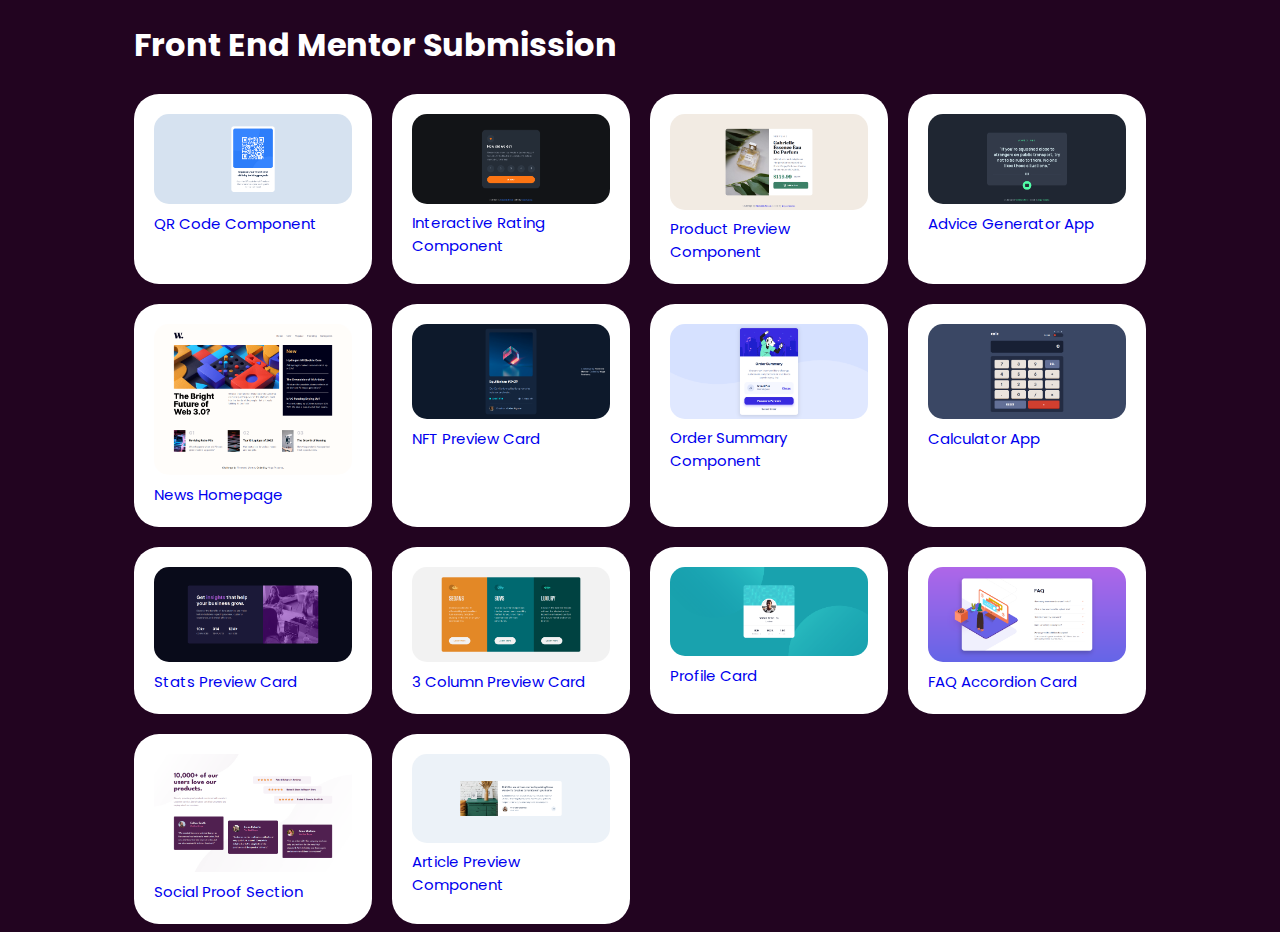
<file: index.html>
<!DOCTYPE html>
<html lang="en">
	<head>
		<meta charset="UTF-8" />
		<meta http-equiv="X-UA-Compatible" content="IE=edge" />
		<meta name="viewport" content="width=device-width, initial-scale=1.0" />
		<title>Front End Mentor Submission</title>
		<link rel="preconnect" href="https://fonts.googleapis.com" />
		<link rel="preconnect" href="https://fonts.gstatic.com" crossorigin />
		<link
			href="https://fonts.googleapis.com/css2?family=Poppins:ital,wght@0,400;0,700;1,400;1,700&display=swap"
			rel="stylesheet"
		/>
	</head>
	<style>
		body {
			font-family: "Poppins", sans-serif;
			background: rgb(34, 4, 32);
			color: white;
		}
		.container {
			width: 80%;
			margin: 0 auto;
		}
		.row {
			display: grid;
			grid-template-columns: repeat(4, 1fr);
			gap: 20px;
		}
		.col {
			padding: 20px;
			background: white;
			border-radius: 25px;
		}
		.col img {
			border-radius: 15px;
			width: 100%;
			object-fit: contain;
		}
		.col a {
			display: inline-block;
			text-decoration: none;
			font-size: 15px;
		}
	</style>
	<body>
		<div class="container">
			<h1 style="margin-bottom: 25px">Front End Mentor Submission</h1>
			<div class="row">
				<div class="col">
					<img
						src="qr-code-component-main/screenshot.png"
						alt="qr code"
					/>
					<a href="/qr-code-component-main/">QR Code Component</a>
				</div>
				<div class="col">
					<img
						src="interactive-rating-component-main/Screenshot-1.png"
						alt="interactive rating"
					/>
					<a href="/interactive-rating-component-main/"
						>Interactive Rating Component</a
					>
				</div>
				<div class="col">
					<img
						src="product-preview-card-component-main/Screenshot-1.png"
						alt="product preview"
					/>
					<a href="/product-preview-card-component-main/"
						>Product Preview Component</a
					>
				</div>
				<div class="col">
					<img
						src="advice-generator-app-main/Screenshot-1.png"
						alt="advice generator"
					/>
					<a href="/advice-generator-app-main/"
						>Advice Generator App</a
					>
				</div>
				<div class="col">
					<img
						src="news-homepage-main/screenshot-1.png"
						alt="news homepage"
					/>
					<a href="/news-homepage-main/">News Homepage</a>
				</div>
				<div class="col">
					<img
						src="/nft-preview-card-component-main/screenshot-1.png"
						alt="nft preview card"
					/>
					<a href="/nft-preview-card-component-main/"
						>NFT Preview Card</a
					>
				</div>
				<div class="col">
					<img
						src="/order-summary-component-main/screenshot-1.png"
						alt="order summary"
					/>
					<a href="/order-summary-component-main/"
						>Order Summary Component</a
					>
				</div>
				<div class="col">
					<img
						src="/calculator-app-main/screenshot-1.png"
						alt="calculator app"
					/>
					<a href="/calculator-app-main/">Calculator App</a>
				</div>
				<div class="col">
					<img
						src="/stats-preview-card-component-main/screenshot-1.png"
						alt="stats preview card"
					/>
					<a href="/stats-preview-card-component-main/"
						>Stats Preview Card</a
					>
				</div>
				<div class="col">
					<img
						src="/3-column-preview-card-component-main/screenshot-1.png"
						alt="3 column preview card"
					/>
					<a href="/3-column-preview-card-component-main/"
						>3 Column Preview Card</a
					>
				</div>
				<div class="col">
					<img
						src="/profile-card-component-main/screenshot-1.png"
						alt="profile card"
					/>
					<a href="/profile-card-component-main/">Profile Card</a>
				</div>
				<div class="col">
					<img
						src="/faq-accordion-card-main/screenshot-1.png"
						alt="faq accordion card"
					/>
					<a href="/faq-accordion-card-main/">FAQ Accordion Card</a>
				</div>
				<div class="col">
					<img
						src="/social-proof-section-master/screenshot-1.png"
						alt="social proof section"
					/>
					<a href="/social-proof-section-master/"
						>Social Proof Section</a
					>
				</div>
				<div class="col">
					<img
						src="/article-preview-component-master/screenshot-1.png"
						alt="article preview"
					/>
					<a href="/article-preview-component-master/"
						>Article Preview Component</a
					>
				</div>
			</div>
		</div>
	</body>
</html>
</file>
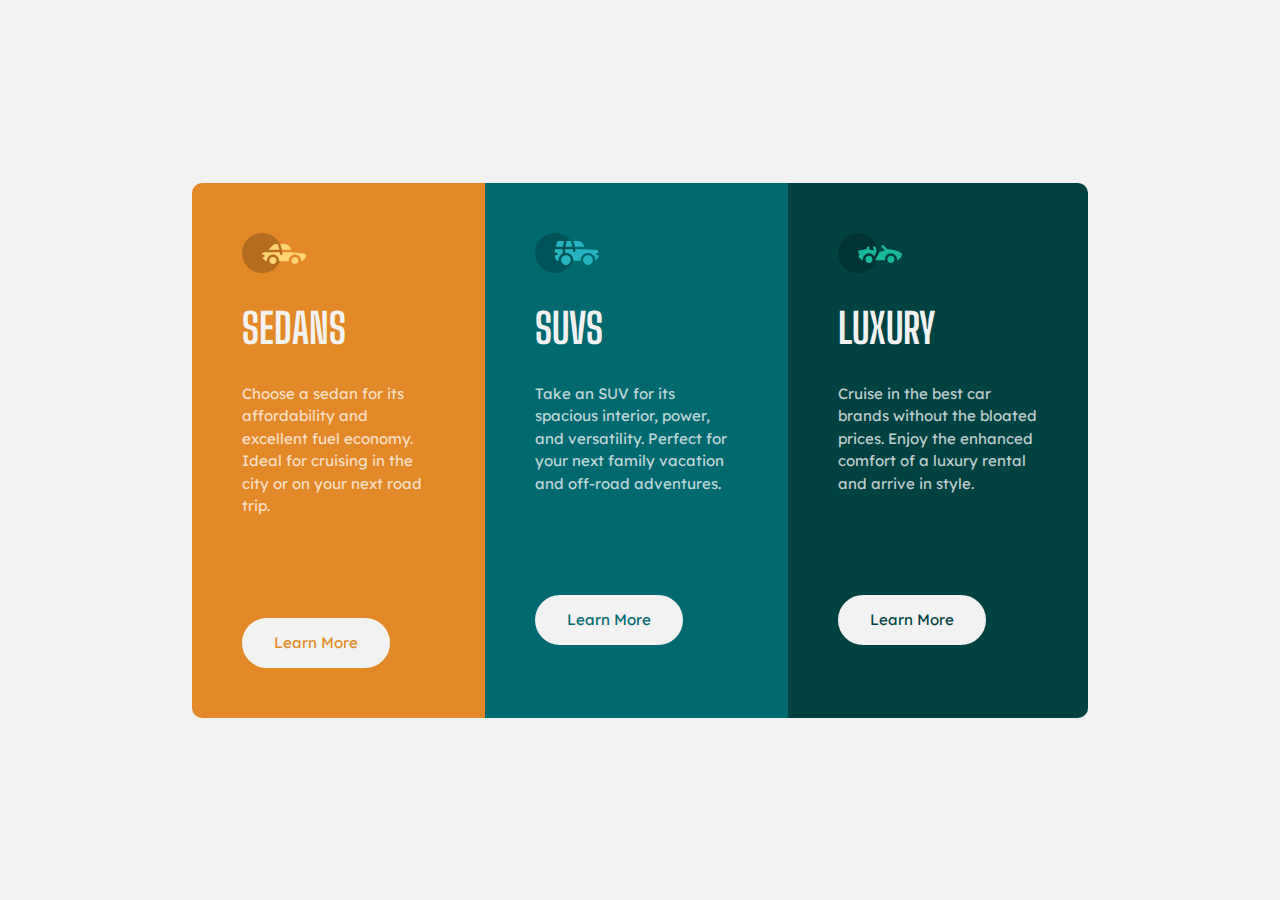
<file: 3-column-preview-card-component-main/index.html>
<!DOCTYPE html>
<html lang="en">
	<head>
		<meta charset="UTF-8" />
		<meta name="viewport" content="width=device-width, initial-scale=1.0" />
		<!-- displays site properly based on user's device -->

		<link
			rel="icon"
			type="image/png"
			sizes="32x32"
			href="./images/favicon-32x32.png"
		/>

		<title>Frontend Mentor | 3-column preview card component</title>

		<!-- Fonts lexend deca and big shoulders display -->
		<link rel="preconnect" href="https://fonts.googleapis.com" />
		<link rel="preconnect" href="https://fonts.gstatic.com" crossorigin />
		<link
			href="https://fonts.googleapis.com/css2?family=Big+Shoulders+Display:wght@700&family=Lexend+Deca&display=swap"
			rel="stylesheet"
		/>

		<!-- Custom style -->
		<link rel="stylesheet" href="style.css" />
	</head>
	<body>
		<main>
			<div class="container">
				<div class="card bg-orange">
					<img src="images/icon-sedans.svg" alt="sedans" />
					<span class="title">SEDANS</span>
					<p>
						Choose a sedan for its affordability and excellent fuel
						economy. Ideal for cruising in the city or on your next
						road trip.
					</p>
					<button class="button-orange">Learn More</button>
				</div>
				<div class="card bg-cyan">
					<img src="images/icon-suvs.svg" alt="suvs" />
					<span class="title">SUVS</span>
					<p>
						Take an SUV for its spacious interior, power, and
						versatility. Perfect for your next family vacation and
						off-road adventures.
					</p>
					<button class="button-cyan">Learn More</button>
				</div>
				<div class="card bg-dark-cyan">
					<img src="images/icon-luxury.svg" alt="luxury" />
					<span class="title">LUXURY</span>
					<p>
						Cruise in the best car brands without the bloated
						prices. Enjoy the enhanced comfort of a luxury rental
						and arrive in style.
					</p>
					<button class="button-dark-cyan">Learn More</button>
				</div>
			</div>
		</main>
	</body>
</html>
</file>
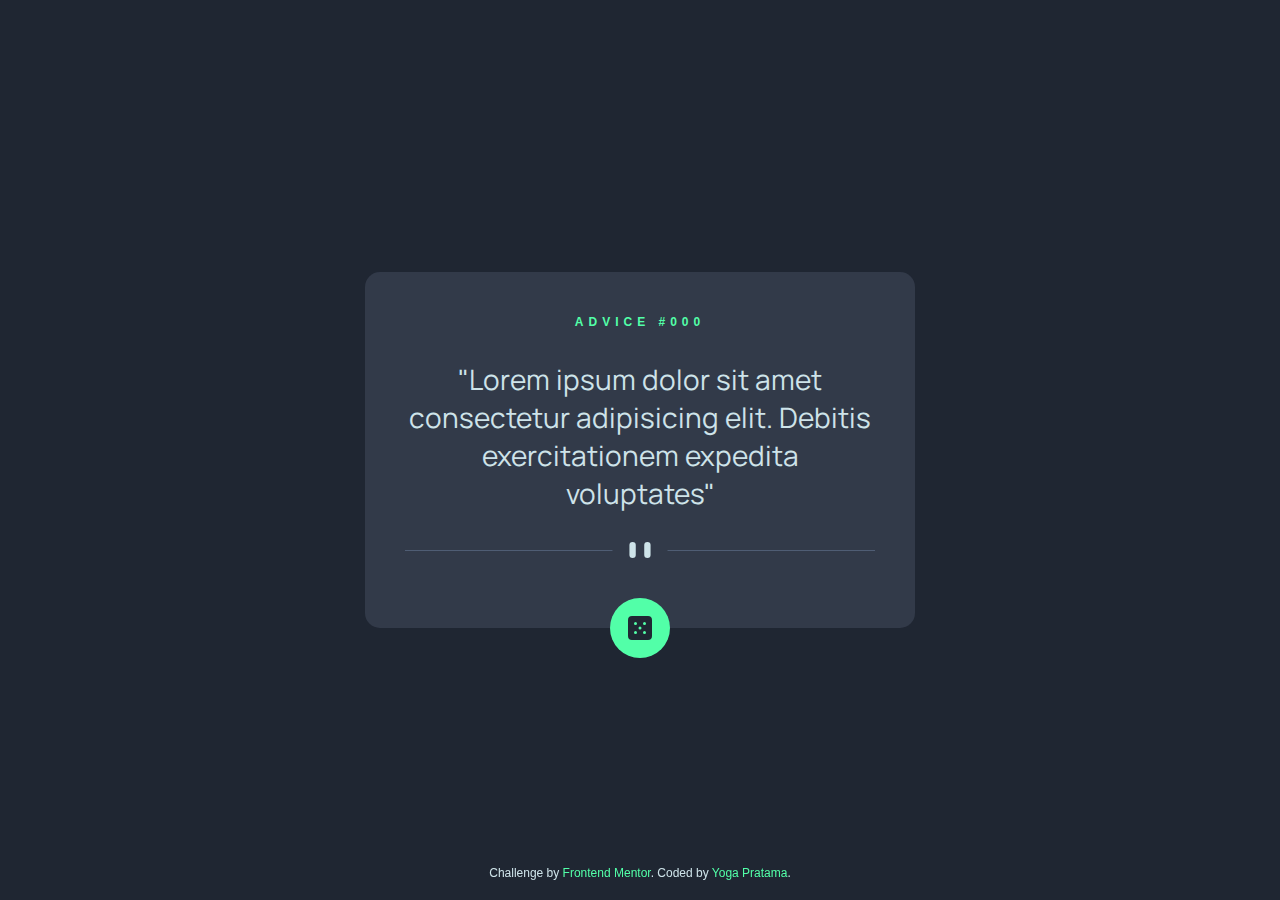
<file: advice-generator-app-main/index.html>
<!DOCTYPE html>
<html lang="en">
	<head>
		<meta charset="UTF-8" />
		<meta name="viewport" content="width=device-width, initial-scale=1.0" />
		<!-- displays site properly based on user's device -->

		<link
			rel="icon"
			type="image/png"
			sizes="32x32"
			href="./images/favicon-32x32.png"
		/>

		<title>Frontend Mentor | Advice generator app</title>

		<!-- Fonts (Manrope) -->
		<link rel="preconnect" href="https://fonts.googleapis.com" />
		<link rel="preconnect" href="https://fonts.gstatic.com" crossorigin />
		<link
			href="https://fonts.googleapis.com/css2?family=Manrope:wght@800&family=Poppins:ital,wght@0,400;0,700;1,400;1,700&display=swap"
			rel="stylesheet"
		/>

		<!-- Custom style -->
		<link rel="stylesheet" href="style.css" />
	</head>
	<body>
		<div class="container">
			<div class="card">
				<span class="label"
					>ADVICE #<span id="advice__id">000</span></span
				>
				<blockquote id="advice">
					"Lorem ipsum dolor sit amet consectetur adipisicing elit.
					Debitis exercitationem expedita voluptates"
				</blockquote>
				<div class="divider">
					<img
						src="images/pattern-divider-desktop.svg"
						alt="divider"
					/>
					<img
						src="images/pattern-divider-mobile.svg"
						alt="divider"
					/>
				</div>
				<button class="button">
					<img src="images/icon-dice.svg" alt="dice" />
				</button>
			</div>
		</div>

		<div class="attribution">
			Challenge by
			<a
				href="https://www.frontendmentor.io?ref=challenge"
				target="_blank"
				>Frontend Mentor</a
			>. Coded by <a href="#">Yoga Pratama</a>.
		</div>

    <script src="script.js"></script>
	</body>
</html>
</file>
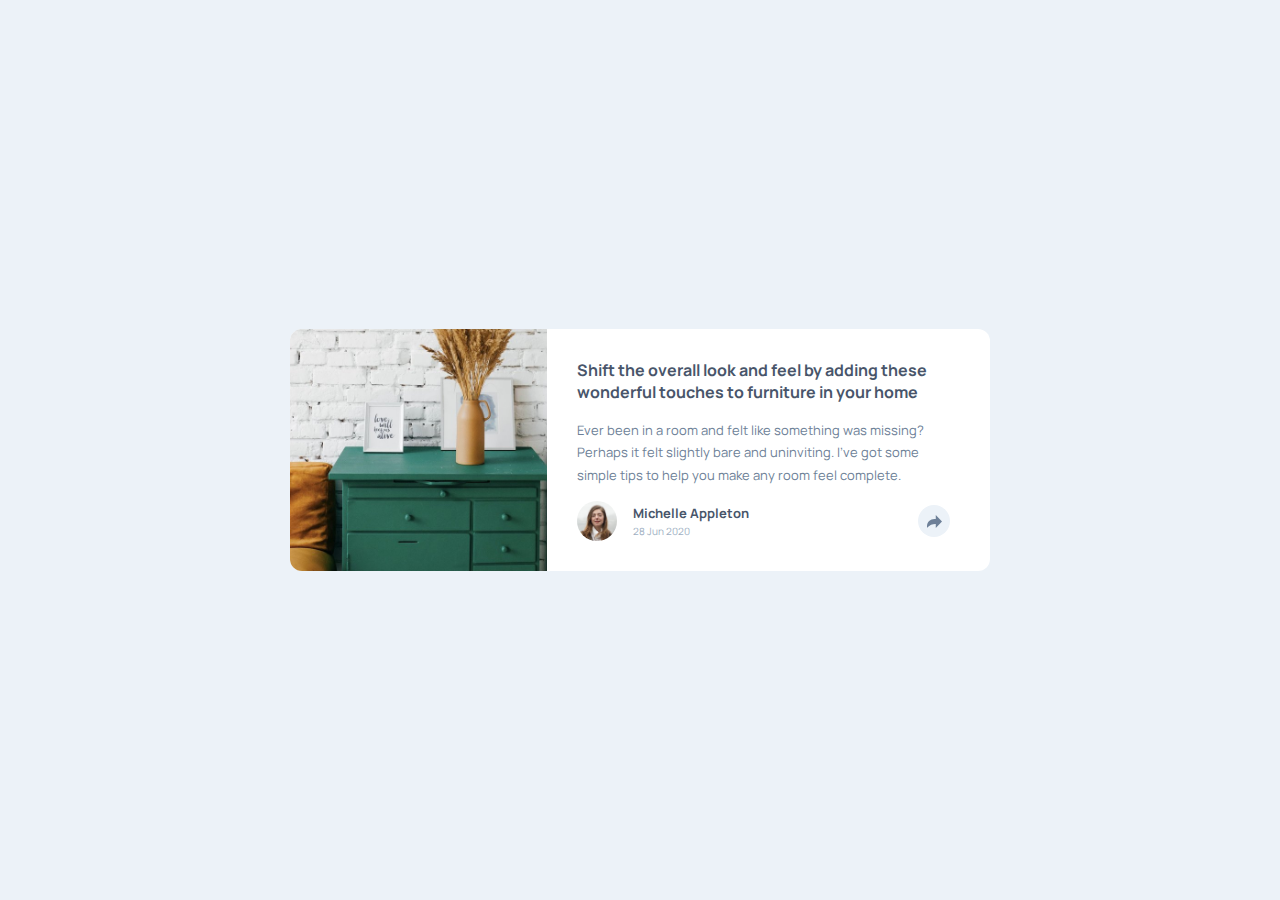
<file: article-preview-component-master/index.html>
<!DOCTYPE html>
<html lang="en">
	<head>
		<meta charset="UTF-8" />
		<meta name="viewport" content="width=device-width, initial-scale=1.0" />
		<!-- displays site properly based on user's device -->

		<link
			rel="icon"
			type="image/png"
			sizes="32x32"
			href="./images/favicon-32x32.png"
		/>
		<title>Frontend Mentor | Article preview component</title>

		<!-- custom style -->
		<link rel="stylesheet" href="style.css" />
	</head>
	<body>
		<main>
			<div class="card">
				<div class="card__image">
					<img src="images/drawers.jpg" alt="drawers" />
				</div>
				<div class="card__body">
					<h1 class="title">
						Shift the overall look and feel by adding these
						wonderful touches to furniture in your home
					</h1>
					<p class="description">
						Ever been in a room and felt like something was missing?
						Perhaps it felt slightly bare and uninviting. I’ve got
						some simple tips to help you make any room feel
						complete.
					</p>
					<div class="user-detail">
						<div id="share-mobile" class="share-section">
							<span>SHARE</span>
							<div class="socials">
								<a href="#"
									><img
										src="images/icon-facebook.svg"
										alt="facebook"
								/></a>
								<a href="#"
									><img
										src="images/icon-twitter.svg"
										alt="twitter"
								/></a>
								<a href="#"
									><img
										src="images/icon-pinterest.svg"
										alt="pinterest"
								/></a>
							</div>
						</div>
						<img src="images/avatar-michelle.jpg" alt="avatar" />
						<div class="identity">
							<h2>Michelle Appleton</h2>
							<span>28 Jun 2020</span>
						</div>
						<button id="share" class="share-button">
							<div id="share-desktop" class="share-section">
								<span>SHARE</span>
								<div class="socials">
									<a href="#"
										><img
											src="images/icon-facebook.svg"
											alt="facebook"
									/></a>
									<a href="#"
										><img
											src="images/icon-twitter.svg"
											alt="twitter"
									/></a>
									<a href="#"
										><img
											src="images/icon-pinterest.svg"
											alt="pinterest"
									/></a>
								</div>
							</div>
							<svg
								xmlns="http://www.w3.org/2000/svg"
								width="15"
								height="13"
							>
								<path
									fill="#6E8098"
									d="M15 6.495L8.766.014V3.88H7.441C3.33 3.88 0 7.039 0 10.936v2.049l.589-.612C2.59 10.294 5.422 9.11 8.39 9.11h.375v3.867L15 6.495z"
								/>
							</svg>
						</button>
					</div>
				</div>
			</div>
		</main>

		<script src="script.js"></script>
	</body>
</html>
</file>
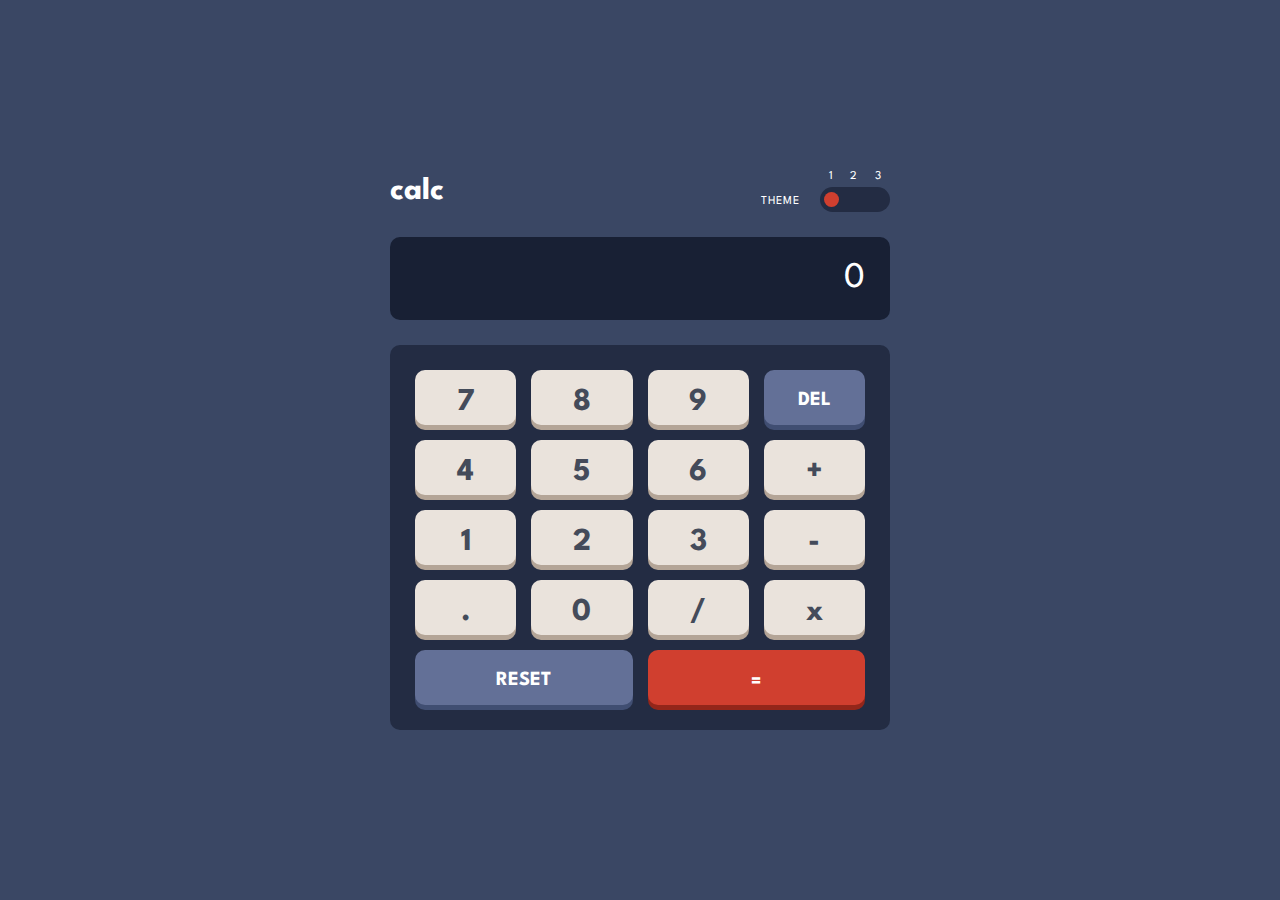
<file: calculator-app-main/index.html>
<!DOCTYPE html>
<html lang="en">
	<head>
		<meta charset="UTF-8" />
		<meta name="viewport" content="width=device-width, initial-scale=1.0" />
		<!-- displays site properly based on user's device -->

		<link
			rel="icon"
			type="image/png"
			sizes="32x32"
			href="./images/favicon-32x32.png"
		/>
		<title>Frontend Mentor | Calculator app</title>

		<!-- Custom Style -->
		<link rel="stylesheet" href="style.css" />
	</head>
	<body>
		<main>
			<div class="container">
				<header>
					<h1>calc</h1>
					<div class="theme-selector">
						<span>THEME</span>
						<div class="theme-switch">
							<div class="number">
								<span>1</span>
								<span>2</span>
								<span>3</span>
							</div>
							<div class="switcher">
								<span id="theme-1"></span>
								<span id="theme-2"></span>
								<span id="theme-3"></span>
							</div>
						</div>
					</div>
				</header>
				<div class="screen">
					<span>0</span>
				</div>
				<div class="numpad">
					<button class="btn-white number">7</button>
					<button class="btn-white number">8</button>
					<button class="btn-white number">9</button>
					<button id="delete" class="btn-blue">DEL</button>
					<button class="btn-white number">4</button>
					<button class="btn-white number">5</button>
					<button class="btn-white number">6</button>
					<button class="btn-white operator">+</button>
					<button class="btn-white number">1</button>
					<button class="btn-white number">2</button>
					<button class="btn-white number">3</button>
					<button class="btn-white operator">-</button>
					<button id="point" class="btn-white">.</button>
					<button class="btn-white number">0</button>
					<button class="btn-white operator">/</button>
					<button class="btn-white operator">x</button>
					<button id="reset" class="btn-blue two-column">
						RESET
					</button>
					<button id="result" class="btn-red two-column">=</button>
				</div>
			</div>
		</main>
		
		<script src="script.js" type="module"></script>
	</body>
</html>
</file>
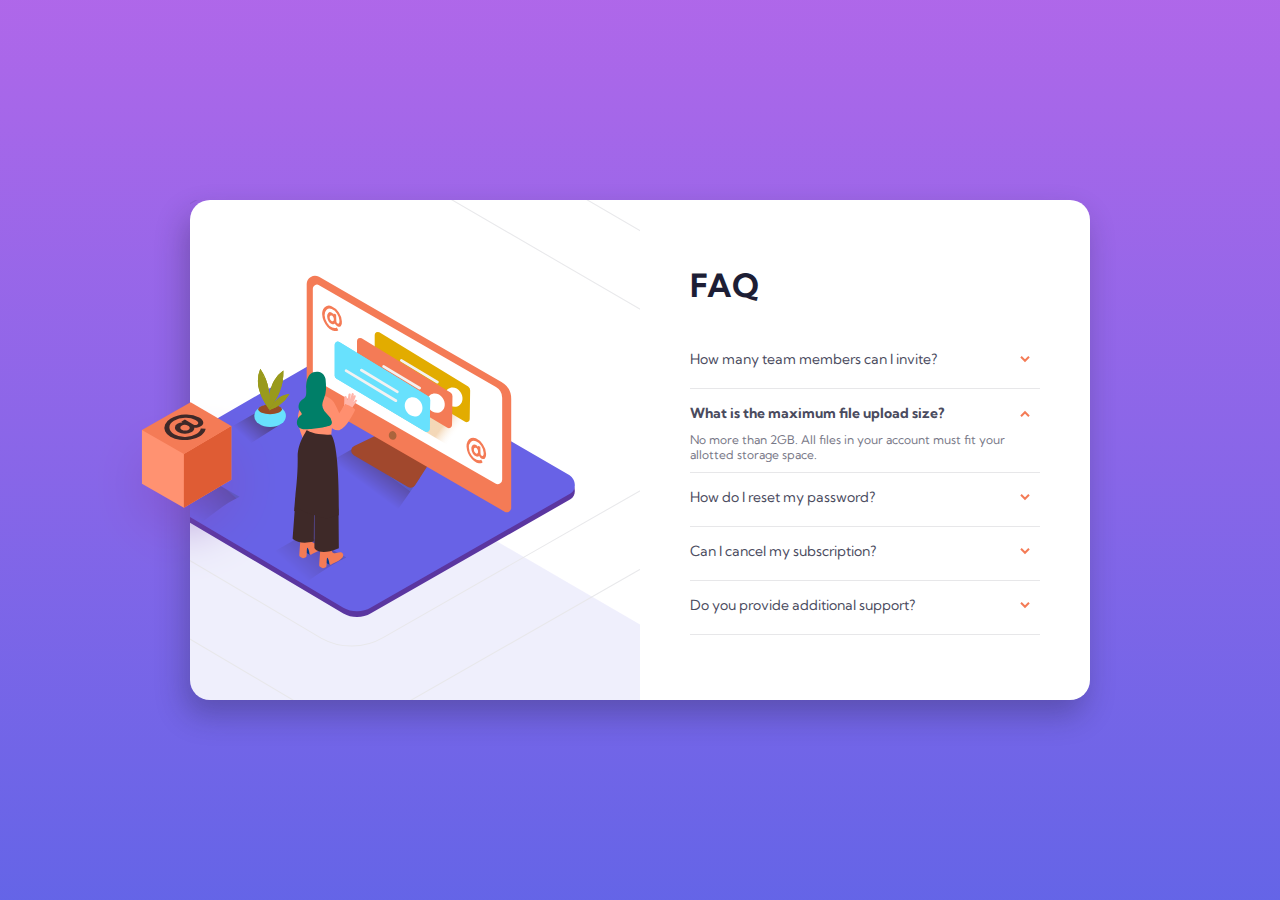
<file: faq-accordion-card-main/index.html>
<!DOCTYPE html>
<html lang="en">
	<head>
		<meta charset="UTF-8" />
		<meta name="viewport" content="width=device-width, initial-scale=1.0" />
		<!-- displays site properly based on user's device -->

		<link
			rel="icon"
			type="image/png"
			sizes="32x32"
			href="./images/favicon-32x32.png"
		/>

		<title>Frontend Mentor | FAQ Accordion Card</title>

		<!-- Font Kumbh sans -->
		<link rel="preconnect" href="https://fonts.googleapis.com" />
		<link rel="preconnect" href="https://fonts.gstatic.com" crossorigin />
		<link
			href="https://fonts.googleapis.com/css2?family=Kumbh+Sans:wght@400;700&display=swap"
			rel="stylesheet"
		/>

		<!-- custom style-->
		<link rel="stylesheet" href="style.css" />
	</head>
	<body>
		<main>
			<div class="card">
				<div class="card__image">
					<!-- <img
						src="images/illustration-woman-online-desktop.svg"
						alt="woman online"
					/> -->
				</div>
				<div class="card__body">
					<h1>FAQ</h1>
					<ul class="accordion">
						<li>
              <input type="radio" name="faq" id="first" />
							<label for="first"
								>How many team members can I invite?
								<img
									src="images/icon-arrow-down.svg"
									alt="arrow"
							/></label>
							<p>
								You can invite up to 2 additional users on the
								Free plan. There is no limit on team members for
								the Premium plan.
							</p>
						</li>
						<li>
							<input
								type="radio"
								name="faq"
								id="second"
								checked
							/>
							<label for="second"
								>What is the maximum file upload size?<img
									src="images/icon-arrow-down.svg"
									alt="arrow"
							/></label>
							<p>
								No more than 2GB. All files in your account must
								fit your allotted storage space.
							</p>
						</li>
						<li>
							<input type="radio" name="faq" id="third" />
							<label for="third"
								>How do I reset my password?<img
									src="images/icon-arrow-down.svg"
									alt="arrow"
							/></label>
							<p>
								Click “Forgot password” from the login page or
								“Change password” from your profile page. A
								reset link will be emailed to you.
							</p>
						</li>
						<li>
							<input type="radio" name="faq" id="fourth" />
							<label for="fourth"
								>Can I cancel my subscription?<img
									src="images/icon-arrow-down.svg"
									alt="arrow"
							/></label>
							<p>
								Yes! Send us a message and we’ll process your
								request no questions asked.
							</p>
						</li>
						<li>
							<input type="radio" name="faq" id="fifth" />
							<label for="fifth"
								>Do you provide additional support?<img
									src="images/icon-arrow-down.svg"
									alt="arrow"
							/></label>
							<p>
								Chat and email support is available 24/7. Phone
								lines are open during normal business hours.
							</p>
						</li>
            <img class="box" src="images/illustration-box-desktop.svg" alt="box">
					</ul>
				</div>
			</div>
		</main>
	</body>
</html>
</file>
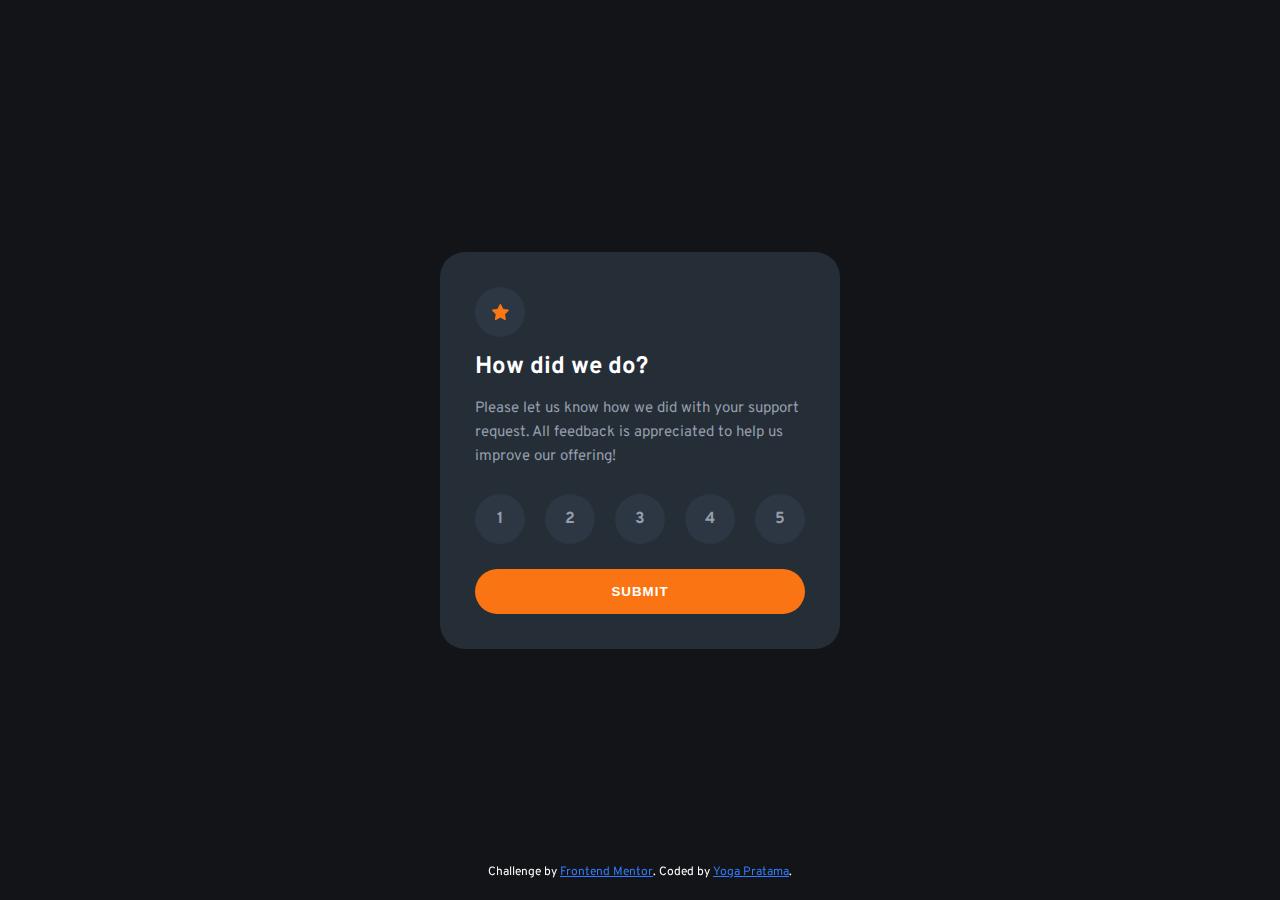
<file: interactive-rating-component-main/index.html>
<!DOCTYPE html>
<html lang="en">
	<head>
		<meta charset="UTF-8" />
		<meta name="viewport" content="width=device-width, initial-scale=1.0" />
		<!-- displays site properly based on user's device -->

		<link
			rel="icon"
			type="image/png"
			sizes="32x32"
			href="./images/favicon-32x32.png"
		/>

		<title>Frontend Mentor | Interactive rating component</title>

		<!-- Overpass -->
		<link rel="preconnect" href="https://fonts.googleapis.com" />
		<link rel="preconnect" href="https://fonts.gstatic.com" crossorigin />
		<link
			href="https://fonts.googleapis.com/css2?family=Overpass:ital,wght@0,400;0,700;1,400;1,700&display=swap"
			rel="stylesheet"
		/>

		<!-- Custom css -->
		<link rel="stylesheet" href="style.css" />
	</head>
	<body>
		<div class="container">
			<!-- Rate Card -->
			<div id="rate" class="card">
				<div class="icon">
					<img src="images/icon-star.svg" alt="star" />
				</div>
				<h2>How did we do?</h2>
				<p>
					Please let us know how we did with your support request. All
					feedback is appreciated to help us improve our offering!
				</p>
				<div class="rating">
					<span class="rating__item">1</span>
					<span class="rating__item">2</span>
					<span class="rating__item">3</span>
					<span class="rating__item">4</span>
					<span class="rating__item">5</span>
				</div>
				<button class="button">SUBMIT</button>
			</div>

			<div id="result" class="card hide">
				<div class="imageWrapper">
					<img
						src="images/illustration-thank-you.svg"
						alt="thank you"
					/>
				</div>
				<span class="badge">
					You selected <span id="rate_result">5</span> out of 5
				</span>
				<h2>Thank you!</h2>
				<p>
					We appreciate you taking the time to give a rating. If you
					ever need more support, don’t hesitate to get in touch!
				</p>
			</div>
		</div>

		<div class="attribution">
			Challenge by
			<a
				href="https://www.frontendmentor.io?ref=challenge"
				target="_blank"
				>Frontend Mentor</a
			>. Coded by
			<a href="https://www.frontendmentor.io/profile/yoga-worksheet"
				>Yoga Pratama</a
			>.
		</div>
		<script src="script.js"></script>
	</body>
</html>
</file>
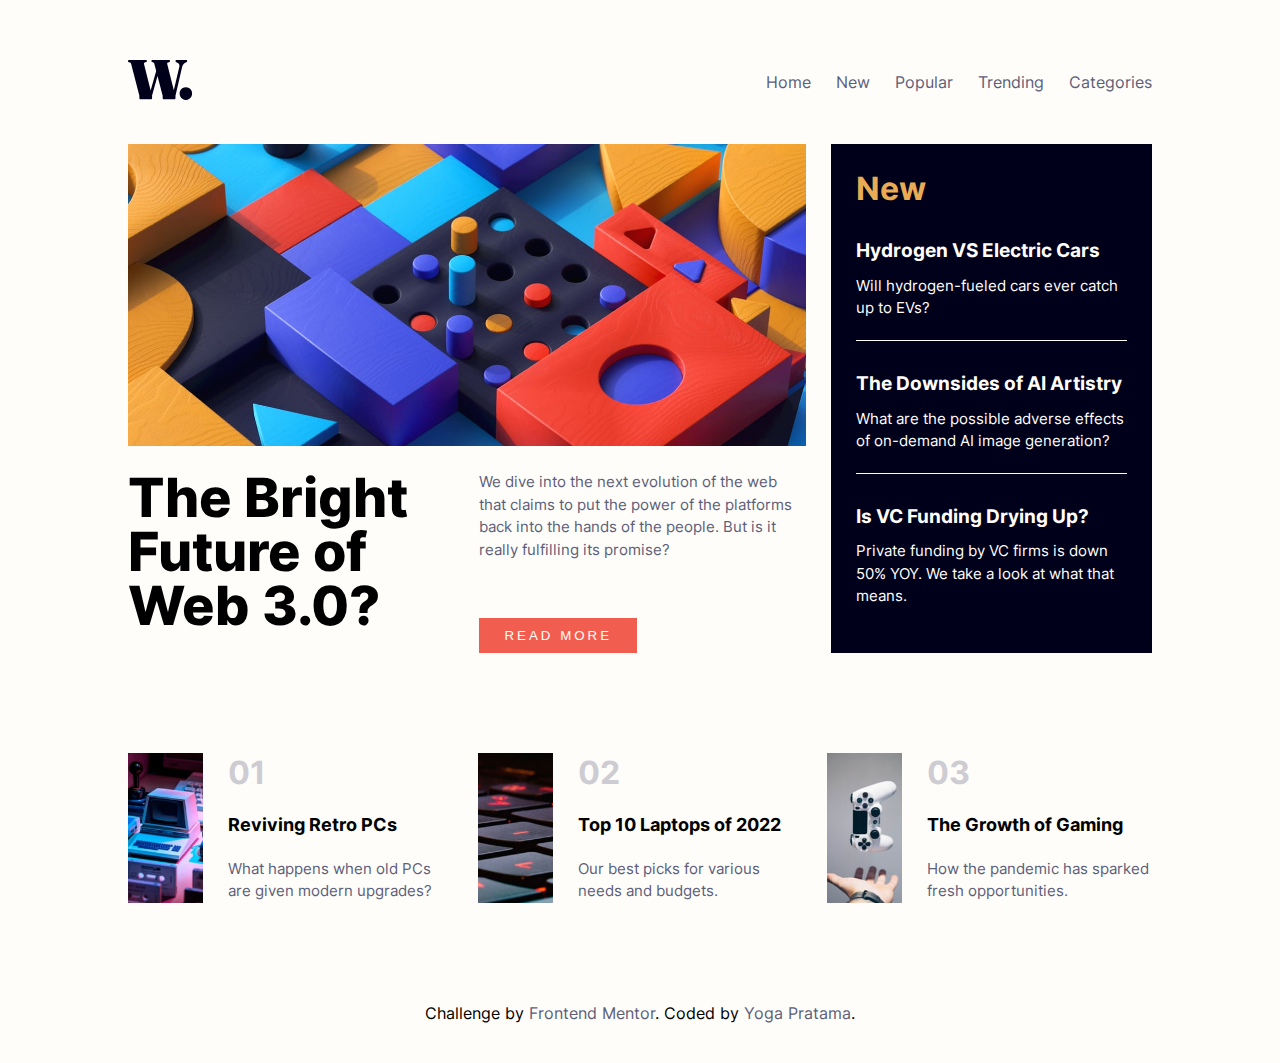
<file: news-homepage-main/index.html>
<!DOCTYPE html>
<html lang="en">
	<head>
		<meta charset="UTF-8" />
		<meta name="viewport" content="width=device-width, initial-scale=1.0" />
		<!-- displays site properly based on user's device -->

		<link
			rel="icon"
			type="image/png"
			sizes="32x32"
			href="./images/favicon-32x32.png"
		/>

		<title>Frontend Mentor | News homepage</title>
		<link rel="stylesheet" href="style.css" />
	</head>
	<body>
		<nav>
			<div class="logo">
				<img src="assets/images/logo.svg" alt="logo" />
			</div>
			<ul class="menu">
				<li class="menu__item"><a href="#">Home</a></li>
				<li class="menu__item"><a href="#">New</a></li>
				<li class="menu__item"><a href="#">Popular</a></li>
				<li class="menu__item"><a href="#">Trending</a></li>
				<li class="menu__item"><a href="#">Categories</a></li>
			</ul>
			<button class="hamburger">
				<img
					class="open"
					src="assets/images/icon-menu.svg"
					alt="menu"
				/>
				<img
					class="close"
					src="assets/images/icon-menu-close.svg"
					alt="close"
				/>
			</button>
		</nav>

		<div class="wrapper" id="sidemenu">
			<div class="sidenav">
				<ul class="menu">
					<li class="menu__item"><a href="#">Home</a></li>
					<li class="menu__item"><a href="#">New</a></li>
					<li class="menu__item"><a href="#">Popular</a></li>
					<li class="menu__item"><a href="#">Trending</a></li>
					<li class="menu__item"><a href="#">Categories</a></li>
				</ul>
			</div>
		</div>

		<div class="container">
			<section class="intro">
				<div class="hero">
					<div class="hero__image">
						<img
							src="assets/images/image-web-3-desktop.jpg"
							alt="web 3"
						/>
						<img
							src="assets/images/image-web-3-mobile.jpg"
							alt="web 3"
						/>
					</div>
					<h1 class="hero__title">The Bright Future of Web 3.0?</h1>
					<div class="hero__description">
						<p>
							We dive into the next evolution of the web that
							claims to put the power of the platforms back into
							the hands of the people. But is it really fulfilling
							its promise?
						</p>
						<button class="button">READ MORE</button>
					</div>
				</div>
				<aside class="latest-news">
					<h2 class="title">New</h2>
					<div class="news">
						<div class="news__item">
							<h3><a href="#">Hydrogen VS Electric Cars</a></h3>
							<p>
								Will hydrogen-fueled cars ever catch up to EVs?
							</p>
						</div>
						<div class="news__item">
							<h3>
								<a href="#">The Downsides of AI Artistry</a>
							</h3>
							<p>
								What are the possible adverse effects of
								on-demand AI image generation?
							</p>
						</div>
						<div class="news__item">
							<h3><a href="#">Is VC Funding Drying Up?</a></h3>
							<p>
								Private funding by VC firms is down 50% YOY. We
								take a look at what that means.
							</p>
						</div>
					</div>
				</aside>
			</section>

			<section class="popular-news">
				<div class="popular__item">
					<div class="popular__image">
						<img
							src="assets/images/image-retro-pcs.jpg"
							alt="retro pc"
						/>
					</div>
					<div class="details">
						<h2>01</h2>
						<h3><a href="">Reviving Retro PCs</a></h3>
						<p>
							What happens when old PCs are given modern upgrades?
						</p>
					</div>
				</div>

				<div class="popular__item">
					<div class="popular__image">
						<img
							src="assets/images/image-top-laptops.jpg"
							alt="retro pc"
						/>
					</div>
					<div class="details">
						<h2>02</h2>
						<h3><a href="">Top 10 Laptops of 2022</a></h3>
						<p>Our best picks for various needs and budgets.</p>
					</div>
				</div>

				<div class="popular__item">
					<div class="popular__image">
						<img
							src="assets/images/image-gaming-growth.jpg"
							alt="retro pc"
						/>
					</div>
					<div class="details">
						<h2>03</h2>
						<h3><a href="">The Growth of Gaming</a></h3>
						<p>How the pandemic has sparked fresh opportunities.</p>
					</div>
				</div>
			</section>
		</div>

		<div class="attribution">
			Challenge by
			<a
				href="https://www.frontendmentor.io?ref=challenge"
				target="_blank"
				>Frontend Mentor</a
			>. Coded by <a href="#">Yoga Pratama</a>.
		</div>

		<script src="script.js"></script>
	</body>
</html>
</file>
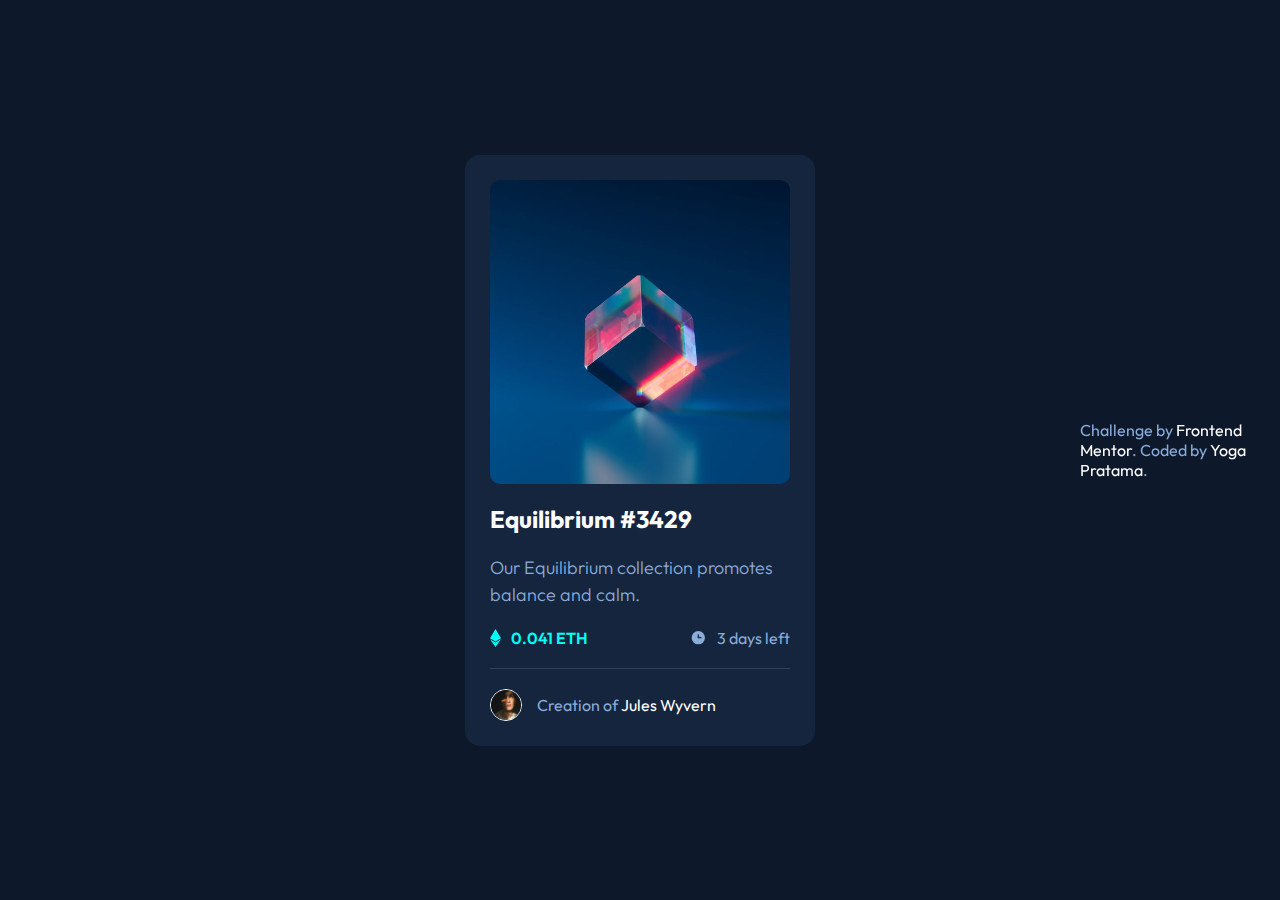
<file: nft-preview-card-component-main/index.html>
<!DOCTYPE html>
<html lang="en">
	<head>
		<meta charset="UTF-8" />
		<meta name="viewport" content="width=device-width, initial-scale=1.0" />
		<!-- displays site properly based on user's device -->

		<link
			rel="icon"
			type="image/png"
			sizes="32x32"
			href="./images/favicon-32x32.png"
		/>

		<title>Frontend Mentor | NFT preview card component</title>

		<!-- Outfit -->
		<link rel="preconnect" href="https://fonts.googleapis.com" />
		<link rel="preconnect" href="https://fonts.gstatic.com" crossorigin />
		<link
			href="https://fonts.googleapis.com/css2?family=Outfit:wght@300;400;600&display=swap"
			rel="stylesheet"
		/>

		<!-- Custom Style -->
		<link rel="stylesheet" href="style.css" />
	</head>
	<body>
		<div class="container">
			<div class="card">
				<div class="image">
					<div class="view">
						<img src="images/icon-view.svg" alt="view" />
					</div>
					<img src="images/image-equilibrium.jpg" alt="equilibrum" />
				</div>
				<a href="#" class="title"><h2>Equilibrium #3429</h2></a>
				<p>Our Equilibrium collection promotes balance and calm.</p>
				<div class="priceList">
					<span class="price"
						><img src="images/icon-ethereum.svg" alt="ethereum" />
						0.041 ETH</span
					>
					<span class="timeleft"
						><img src="images/icon-clock.svg" alt="clock" /> 3 days
						left</span
					>
				</div>
				<hr />
				<div class="author">
					<div class="author__image">
						<img src="images/image-avatar.png" alt="avatar" />
					</div>
					<span class="author__label"
						>Creation of <a href="#">Jules Wyvern</a></span
					>
				</div>
			</div>
		</div>

		<div class="attribution">
			Challenge by <a
				href="https://www.frontendmentor.io?ref=challenge"
				target="_blank"
				>Frontend Mentor</a
			>. Coded by <a href="#">Yoga Pratama</a>.
		</div>
	</body>
</html>
</file>
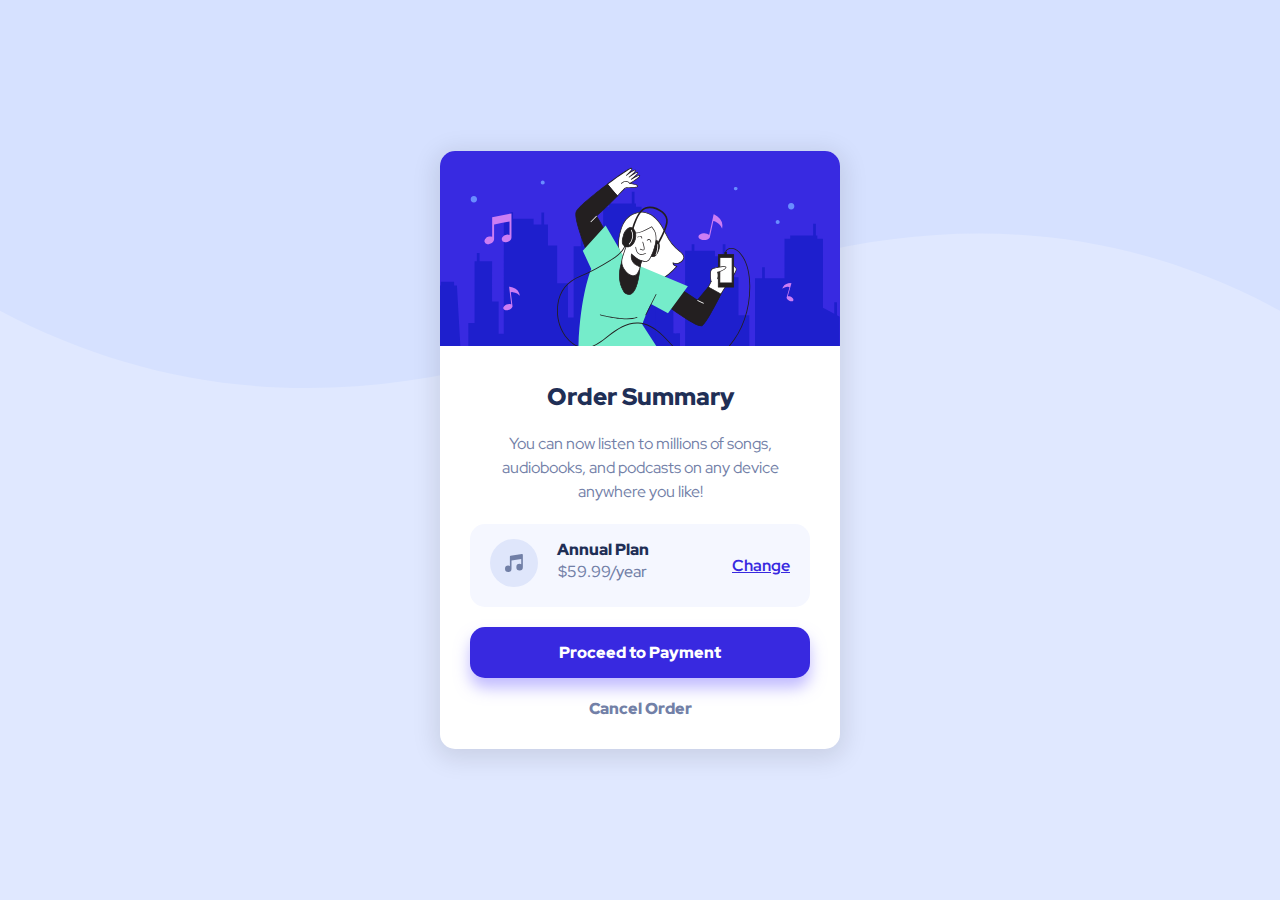
<file: order-summary-component-main/index.html>
<!DOCTYPE html>
<html lang="en">
	<head>
		<meta charset="UTF-8" />
		<meta name="viewport" content="width=device-width, initial-scale=1.0" />
		<!-- displays site properly based on user's device -->

		<link
			rel="icon"
			type="image/png"
			sizes="32x32"
			href="./images/favicon-32x32.png"
		/>

		<title>Frontend Mentor | Order summary card</title>

		<!-- Font (Red Hat Display) -->
		<link rel="preconnect" href="https://fonts.googleapis.com" />
		<link rel="preconnect" href="https://fonts.gstatic.com" crossorigin />
		<link
			href="https://fonts.googleapis.com/css2?family=Red+Hat+Display:ital,wght@0,500;0,700;0,900;1,500;1,700;1,900&display=swap"
			rel="stylesheet"
		/>

		<!-- Custom Style -->
		<link rel="stylesheet" href="style.css" />
	</head>
	<body>
		<main>
			<div class="card">
				<div class="card__image">
					<img
						src="images/illustration-hero.svg"
						alt="listening music"
					/>
				</div>
				<div class="card__body">
					<h2>Order Summary</h2>
					<p>
						You can now listen to millions of songs, audiobooks, and
						podcasts on any device anywhere you like!
					</p>
					<div class="priceplan">
						<div class="detail">
							<div class="icon">
								<img src="images/icon-music.svg" alt="music" />
							</div>
							<div class="text">
								<h3>Annual Plan</h3>
								<p>$59.99/year</p>
							</div>
						</div>
						<a href="#">Change</a>
					</div>
					<button class="btn-primary">Proceed to Payment</button>
					<button class="btn-secondary">Cancel Order</button>
				</div>
			</div>
		</main>

		<footer>
			<div class="attribution">
				Challenge by
				<a
					href="https://www.frontendmentor.io?ref=challenge"
					target="_blank"
					>Frontend Mentor</a
				>. Coded by <a href="#">Your Name Here</a>.
			</div>
		</footer>
	</body>
</html>
</file>
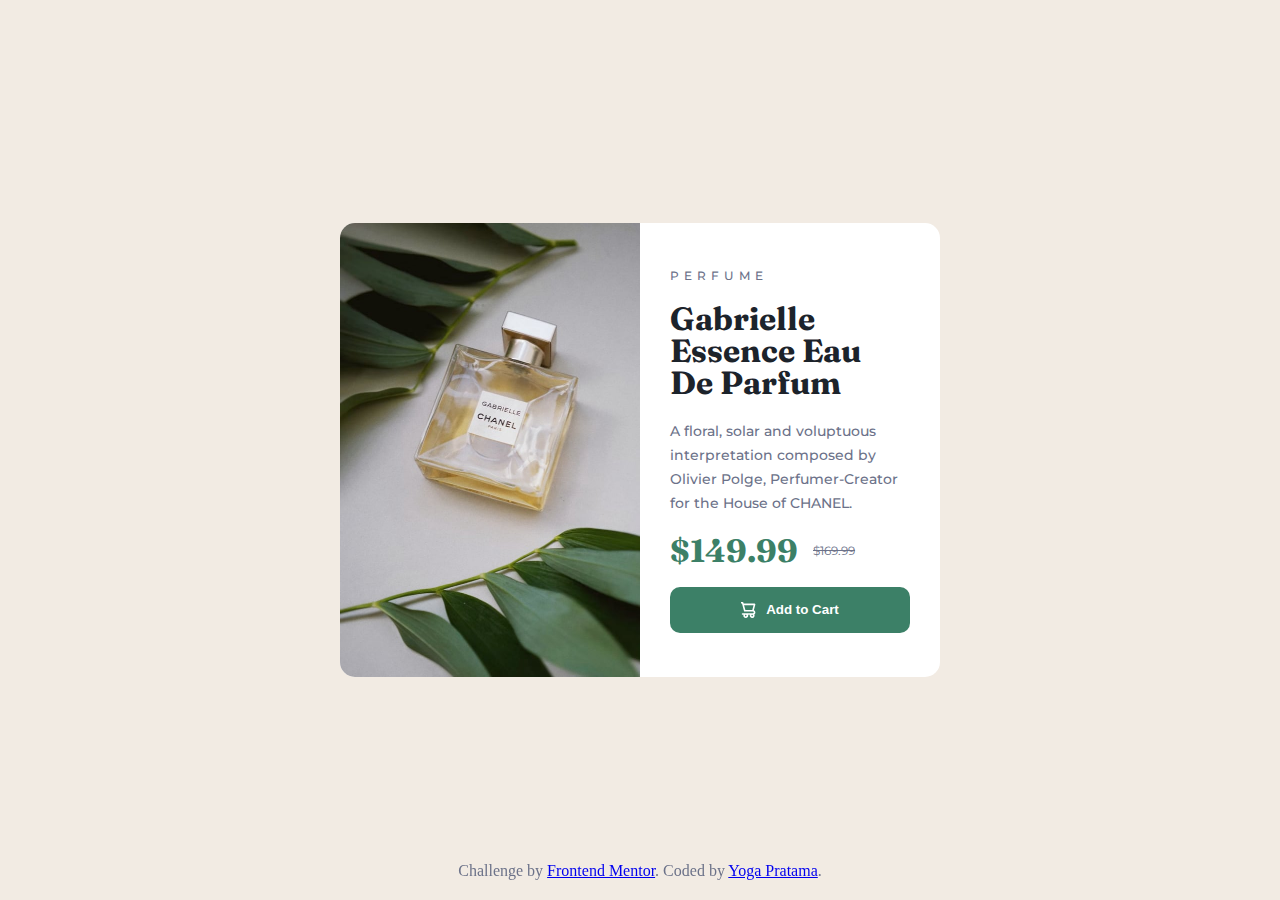
<file: product-preview-card-component-main/index.html>
<!DOCTYPE html>
<html lang="en">
	<head>
		<meta charset="UTF-8" />
		<meta name="viewport" content="width=device-width, initial-scale=1.0" />
		<!-- displays site properly based on user's device -->

		<link
			rel="icon"
			type="image/png"
			sizes="32x32"
			href="./images/favicon-32x32.png"
		/>

		<title>Frontend Mentor | Product preview card component</title>

		<!-- Fonts (Fraunces & Montserrat) -->
		<link rel="preconnect" href="https://fonts.googleapis.com" />
		<link rel="preconnect" href="https://fonts.gstatic.com" crossorigin />
		<link
			href="https://fonts.googleapis.com/css2?family=Fraunces:ital,opsz,wght@0,9..144,700;1,9..144,700&family=Montserrat:ital,wght@0,500;0,700;1,500;1,700&display=swap"
			rel="stylesheet"
		/>

		<!-- custom style -->
		<link rel="stylesheet" href="style.css" />
	</head>
	<body>
		<div class="container">
			<div class="card">
				<div class="left">
					<img src="images/image-product-desktop.jpg" alt="product" />
					<img src="images/image-product-mobile.jpg" alt="product" />
				</div>

				<div class="right">
					<span class="label">PERFUME</span>
					<h1>Gabrielle Essence Eau De Parfum</h1>
					<p>
						A floral, solar and voluptuous interpretation composed
						by Olivier Polge, Perfumer-Creator for the House of
						CHANEL.
					</p>
					<div class="price">
						<h1>$149.99</h1>
						<span class="discount">$169.99</span>
					</div>
					<button class="button">
						<img src="images/icon-cart.svg" alt="cart icon" /> Add
						to Cart
					</button>
				</div>
			</div>
		</div>

		<div class="attribution">
			Challenge by
			<a
				href="https://www.frontendmentor.io?ref=challenge"
				target="_blank"
				>Frontend Mentor</a
			>. Coded by <a href="#">Yoga Pratama</a>.
		</div>
	</body>
</html>
</file>
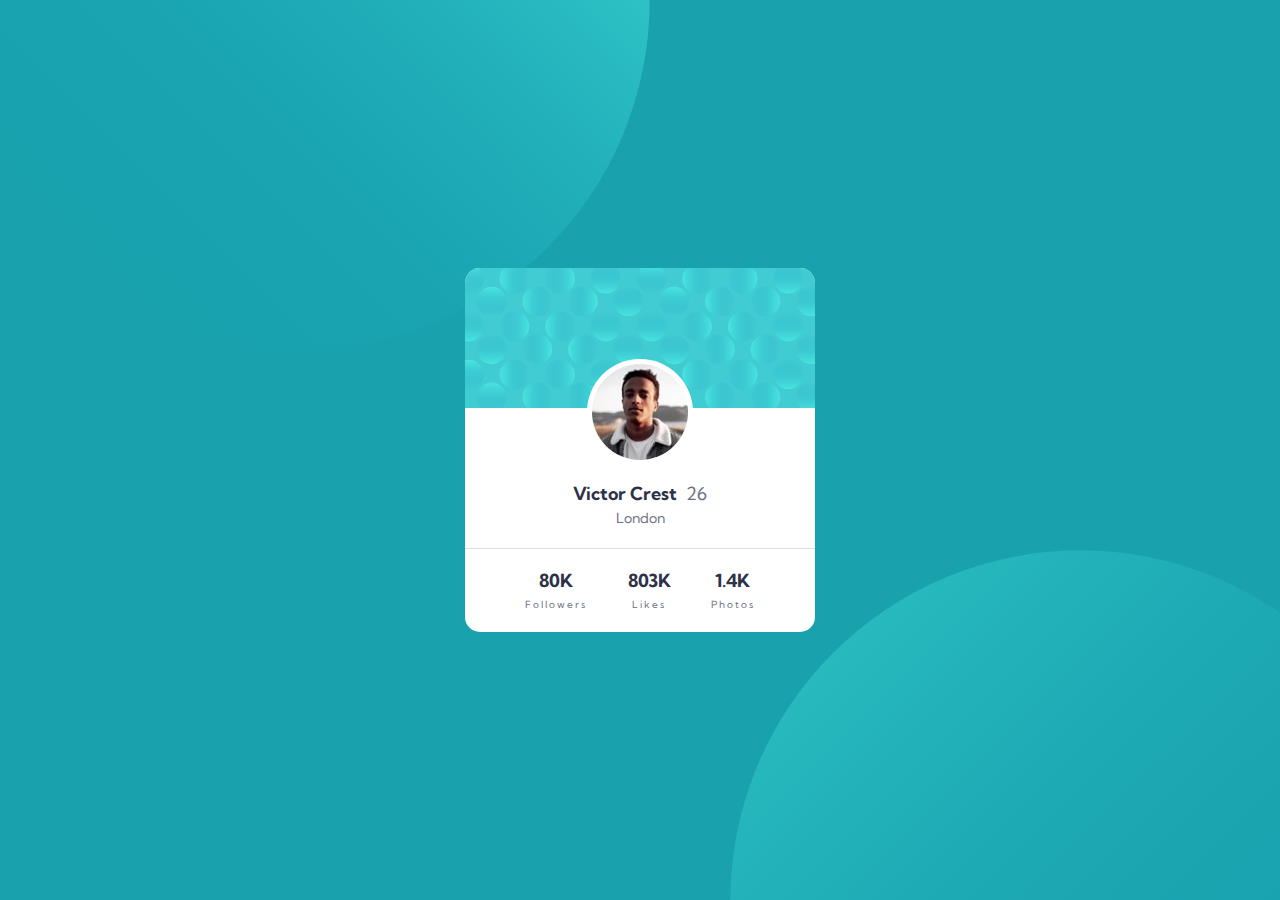
<file: profile-card-component-main/index.html>
<!DOCTYPE html>
<html lang="en">
	<head>
		<meta charset="UTF-8" />
		<meta name="viewport" content="width=device-width, initial-scale=1.0" />
		<!-- displays site properly based on user's device -->

		<link
			rel="icon"
			type="image/png"
			sizes="32x32"
			href="./images/favicon-32x32.png"
		/>

		<title>Frontend Mentor | Profile card component</title>

		<!-- Font kumbh sans -->
		<link rel="preconnect" href="https://fonts.googleapis.com" />
		<link rel="preconnect" href="https://fonts.gstatic.com" crossorigin />
		<link
			href="https://fonts.googleapis.com/css2?family=Kumbh+Sans:wght@400;700&display=swap"
			rel="stylesheet"
		/>

		<!-- Custom style -->
		<link rel="stylesheet" href="style.css" />
	</head>
	<body>
		<main>
			<img
				class="pattern-top"
				src="images/bg-pattern-top.svg"
				alt="pattern top"
			/>
			<img
				class="pattern-bottom"
				src="images/bg-pattern-bottom.svg"
				alt="pattern bottom"
			/>
			<div class="card">
				<div class="card__image">
					<img src="images/bg-pattern-card.svg" alt="pattern card" />
					<div class="profile">
						<img
							src="images/image-victor.jpg"
							alt="profile picture"
						/>
					</div>
				</div>
				<div class="card__body">
					<span class="identity"
						><h1>Victor Crest</h1>
						26</span
					>
					<span class="city">London</span>
				</div>
				<div class="card__footer">
					<div class="stats">
						<div class="stat__item">
							<h2>80K</h2>
							<span>Followers</span>
						</div>
						<div class="stat__item">
							<h2>803K</h2>
							<span>Likes</span>
						</div>
						<div class="stat__item">
							<h2>1.4K</h2>
							<span>Photos</span>
						</div>
					</div>
				</div>
			</div>
		</main>
	</body>
</html>
</file>
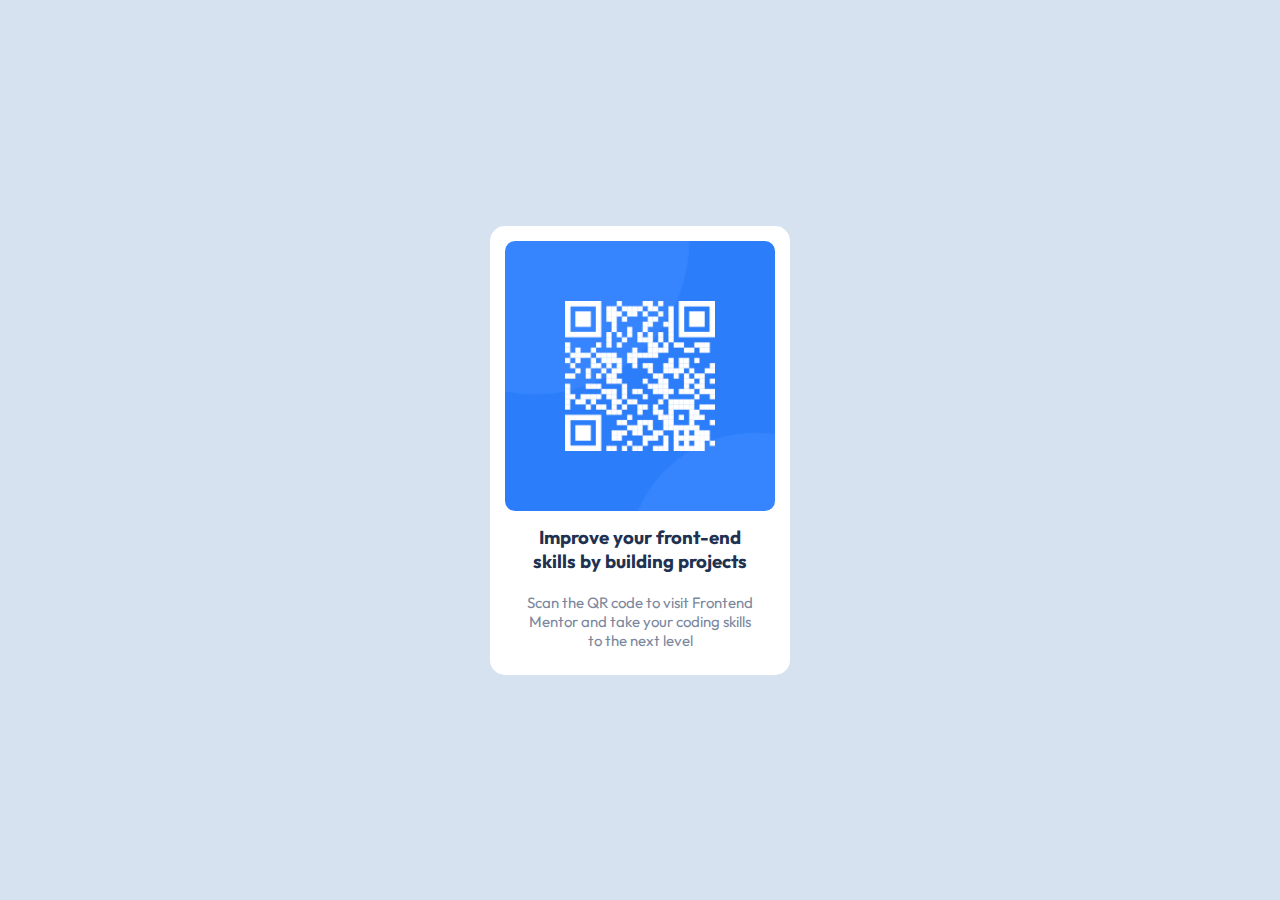
<file: qr-code-component-main/index.html>
<!DOCTYPE html>
<html lang="en">
	<head>
		<meta charset="UTF-8" />
		<meta name="viewport" content="width=device-width, initial-scale=1.0" />
		<!-- displays site properly based on user's device -->

		<link
			rel="icon"
			type="image/png"
			sizes="32x32"
			href="./images/favicon-32x32.png"
		/>
		<title>Frontend Mentor | QR code component</title>

		<!-- Outfit Font -->
		<link rel="preconnect" href="https://fonts.googleapis.com" />
		<link rel="preconnect" href="https://fonts.gstatic.com" crossorigin />
		<link
			href="https://fonts.googleapis.com/css2?family=Outfit:wght@400;700&display=swap"
			rel="stylesheet"
		/>

		<!-- Custom Style -->
		<link rel="stylesheet" href="style.css" />
	</head>
	<body>
		<div class="container">
			<div class="card">
				<div class="imgWrapper">
					<img src="./images/image-qr-code.png" alt="qrcode" />
				</div>
				<div class="card__title">
					<h3>Improve your front-end skills by building projects</h3>
				</div>
				<div class="card__body">
					<p>
						Scan the QR code to visit Frontend Mentor and take your
						coding skills to the next level
					</p>
				</div>
			</div>
		</div>
	</body>
</html>
</file>
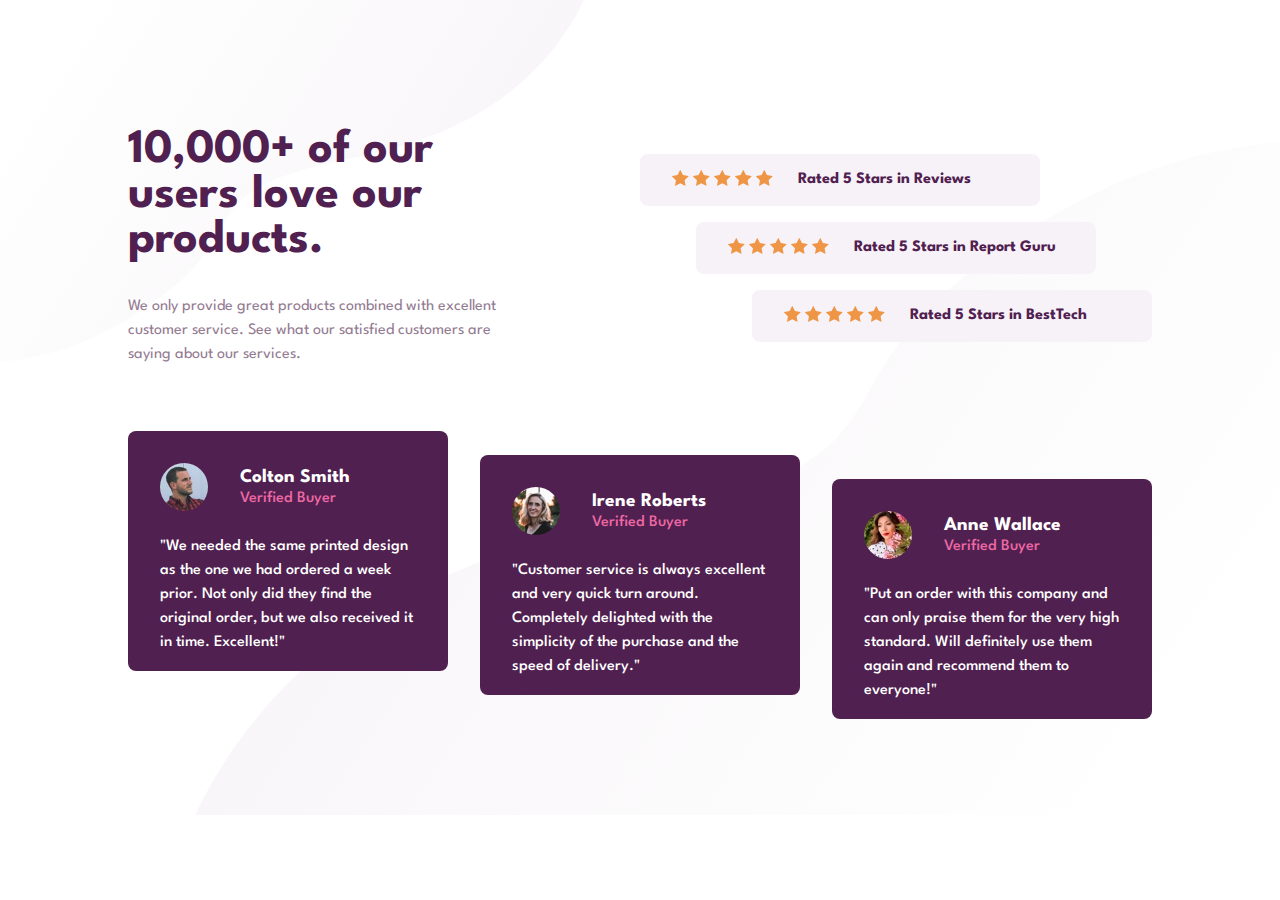
<file: social-proof-section-master/index.html>
<!DOCTYPE html>
<html lang="en">
	<head>
		<meta charset="UTF-8" />
		<meta name="viewport" content="width=device-width, initial-scale=1.0" />
		<!-- displays site properly based on user's device -->

		<link
			rel="icon"
			type="image/png"
			sizes="32x32"
			href="./images/favicon-32x32.png"
		/>
		<title>Frontend Mentor | Social proof section</title>

		<!-- Custom style -->
		<link rel="stylesheet" href="style.css" />
	</head>
	<body>
		<main>
			<div class="container">
				<div class="intro">
					<div class="description">
						<h1>10,000+ of our users love our products.</h1>
						<p>
							We only provide great products combined with
							excellent customer service. See what our satisfied
							customers are saying about our services.
						</p>
					</div>
					<div class="ratings">
						<div class="rating rating--start">
							<div class="rating__star">
								<img src="images/icon-star.svg" alt="star" />
								<img src="images/icon-star.svg" alt="star" />
								<img src="images/icon-star.svg" alt="star" />
								<img src="images/icon-star.svg" alt="star" />
								<img src="images/icon-star.svg" alt="star" />
							</div>
							<div class="rating__detail">
								Rated 5 Stars in Reviews
							</div>
						</div>
						<div class="rating rating--middle">
							<div class="rating__star">
								<img src="images/icon-star.svg" alt="star" />
								<img src="images/icon-star.svg" alt="star" />
								<img src="images/icon-star.svg" alt="star" />
								<img src="images/icon-star.svg" alt="star" />
								<img src="images/icon-star.svg" alt="star" />
							</div>
							<div class="rating__detail">
								Rated 5 Stars in Report Guru
							</div>
						</div>
						<div class="rating rating--end">
							<div class="rating__star">
								<img src="images/icon-star.svg" alt="star" />
								<img src="images/icon-star.svg" alt="star" />
								<img src="images/icon-star.svg" alt="star" />
								<img src="images/icon-star.svg" alt="star" />
								<img src="images/icon-star.svg" alt="star" />
							</div>
							<div class="rating__detail">
								Rated 5 Stars in BestTech
							</div>
						</div>
					</div>
				</div>
				<div class="comments">
					<div class="comment comment--start">
						<div class="comment__header">
							<img
								src="images/image-colton.jpg"
								alt="colton smith"
							/>
							<div class="name">
								<h2>Colton Smith</h2>
								<span>Verified Buyer</span>
							</div>
						</div>
						<div class="comment__details">
							<p>
								"We needed the same printed design as the one we
								had ordered a week prior. Not only did they find
								the original order, but we also received it in
								time. Excellent!"
							</p>
						</div>
					</div>
					<div class="comment comment--middle">
						<div class="comment__header">
							<img
								src="images/image-irene.jpg"
								alt="colton smith"
							/>
							<div class="name">
								<h2>Irene Roberts</h2>
								<span>Verified Buyer</span>
							</div>
						</div>
						<div class="comment__details">
							<p>
								"Customer service is always excellent and very
								quick turn around. Completely delighted with the
								simplicity of the purchase and the speed of
								delivery."
							</p>
						</div>
					</div>
					<div class="comment comment--end">
						<div class="comment__header">
							<img
								src="images/image-anne.jpg"
								alt="colton smith"
							/>
							<div class="name">
								<h2>Anne Wallace</h2>
								<span>Verified Buyer</span>
							</div>
						</div>
						<div class="comment__details">
							<p>
								"Put an order with this company and can only
								praise them for the very high standard. Will
								definitely use them again and recommend them to
								everyone!"
							</p>
						</div>
					</div>
				</div>
			</div>
		</main>
	</body>
</html>
</file>
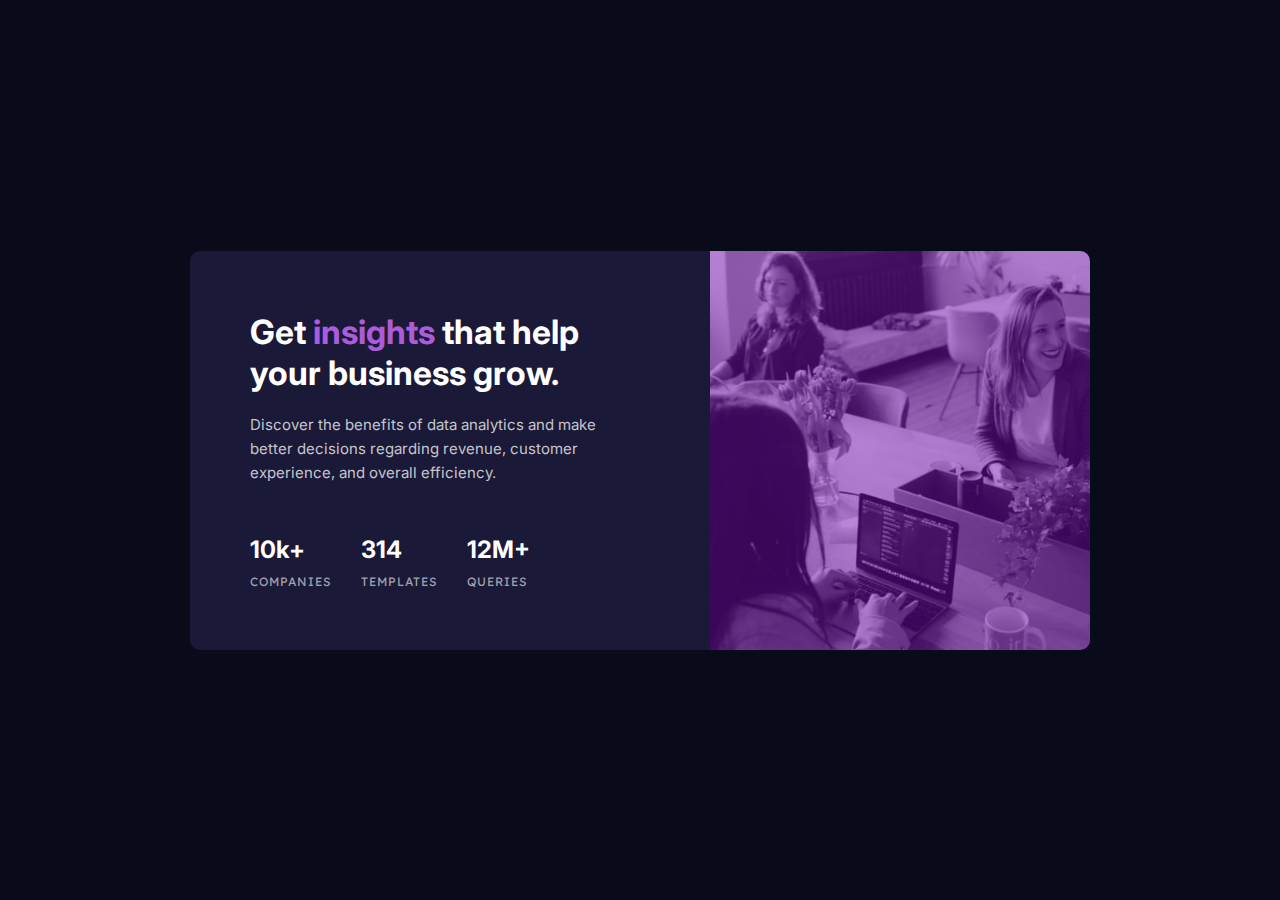
<file: stats-preview-card-component-main/index.html>
<!DOCTYPE html>
<html lang="en">
	<head>
		<meta charset="UTF-8" />
		<meta name="viewport" content="width=device-width, initial-scale=1.0" />
		<!-- displays site properly based on user's device -->

		<link
			rel="icon"
			type="image/png"
			sizes="32x32"
			href="./images/favicon-32x32.png"
		/>
		<title>Frontend Mentor | Stats preview card component</title>

		<!-- Fonts (inter, lexend deca) -->
		<link rel="preconnect" href="https://fonts.googleapis.com" />
		<link rel="preconnect" href="https://fonts.gstatic.com" crossorigin />
		<link
			href="https://fonts.googleapis.com/css2?family=Inter:wght@400;700&family=Lexend+Deca&display=swap"
			rel="stylesheet"
		/>

		<!-- custom style -->
		<link rel="stylesheet" href="style.css" />
	</head>
	<body>
		<main>
			<div class="card">
				<div class="card__image">
					<img
						src="images/image-header-mobile.jpg"
						alt="bussiness grow"
					/>
					<img
						src="images/image-header-desktop.jpg"
						alt="bussiness grow"
					/>
				</div>
				<div class="card__body">
					<h1>
						Get <span>insights</span> that help your business grow.
					</h1>
					<p>
						Discover the benefits of data analytics and make better
						decisions regarding revenue, customer experience, and
						overall efficiency.
					</p>
					<div class="stats">
						<div class="stat__item">
							<h2>10k+</h2>
							<span>COMPANIES</span>
						</div>
						<div class="stat__item">
							<h2>314</h2>
							<span>TEMPLATES</span>
						</div>
						<div class="stat__item">
							<h2>12M+</h2>
							<span>QUERIES</span>
						</div>
					</div>
				</div>
			</div>
		</main>
	</body>
</html>
</file>
<file: 3-column-preview-card-component-main/style.css>
:root {
	--Orange: hsl(31, 77%, 52%);
	--Cyan: hsl(184, 100%, 22%);
	--DarkCyan: hsl(179, 100%, 13%);
	--Paragraphs: hsla(0, 0%, 100%, 0.75);
	--BackgroundHeadingsButtons: hsl(0, 0%, 95%);
}

* {
	margin: 0;
	padding: 0;
	box-sizing: border-box;
}

main {
	width: 100%;
	height: 100vh;
	display: grid;
	place-items: center;
	background: var(--BackgroundHeadingsButtons);
}

.container {
	width: 70%;
	display: flex;
}

.card {
	padding: 50px;
}

.card:nth-child(1) {
	border-radius: 10px 0 0 10px;
}

.card:nth-child(3) {
	border-radius: 0 10px 10px 0;
}

.card.bg-orange {
	background: var(--Orange);
}

.card.bg-cyan {
	background: var(--Cyan);
}

.card.bg-dark-cyan {
	background: var(--DarkCyan);
}

.card > img {
	display: block;
	margin-bottom: 30px;
}

.card .title {
	font-family: "Big Shoulders Display", cursive;
	display: block;
	font-size: 2.6rem;
	font-weight: 700;
	color: var(--BackgroundHeadingsButtons);
	margin-bottom: 30px;
}

.card > p {
	font-family: "Lexend Deca", sans-serif;
	font-weight: 400;
	font-size: 15px;
	line-height: 1.5em;
	color: var(--Paragraphs);
	margin-bottom: 100px;
}

button {
	display: inline-block;
	background: none;
	border: 2px solid var(--BackgroundHeadingsButtons);
	background: var(--BackgroundHeadingsButtons);
	border-radius: 25px;
	font-size: 15px;
	font-family: "Lexend Deca", sans-serif;
	line-height: 1rem;
	padding: 15px 30px;
	cursor: pointer;
	transition: all 0.1s ease-in;
}

button:hover {
	background: none;
	color: var(--BackgroundHeadingsButtons) !important;
}

button.button-orange {
	color: var(--Orange);
}

button.button-cyan {
	color: var(--Cyan);
}

button.button-dark-cyan {
	color: var(--DarkCyan);
}

@media screen and (max-width: 500px) {
	main {
		min-height: 100vh;
		height: auto;
		padding: 0 20px;
	}

	.container {
		margin: 80px 0;
		width: 100%;
		flex-direction: column;
	}

	.card:nth-child(1) {
		border-radius: 10px 10px 0 0;
	}

	.card:nth-child(3) {
		border-radius: 0 0 10px 10px;
	}

	.card > p {
		margin-bottom: 30px;
	}
}
</file>
<file: advice-generator-app-main/style.css>
:root {
	--LightCyan: hsl(193, 38%, 86%);
	--NeonGreen: hsl(150, 100%, 66%);
	--GrayishBlue: hsl(217, 19%, 38%);
	--DarkGrayishBlue: hsl(217, 19%, 24%);
	--DarkBlue: hsl(218, 23%, 16%);
}

* {
	margin: 0;
	padding: 0;
	box-sizing: border-box;
}

body {
	background-color: var(--DarkBlue);
	font-family: sans-serif;
}

.container {
	height: 100vh;
	display: grid;
	place-items: center;
}

.card {
	width: 550px;
	text-align: center;
	background-color: var(--DarkGrayishBlue);
	border-radius: 15px;
	padding: 40px;
	position: relative;
}

.card .label {
	color: var(--NeonGreen);
	letter-spacing: 5px;
	font-size: 12px;
	font-weight: 600;
}

.card blockquote {
	font-size: 28px;
	font-family: "Manrope", sans-serif;
	margin: 30px 0;
	color: var(--LightCyan);
}

.card .divider {
	margin-bottom: 30px;
    display: grid;
    place-items: center;
}

.divider img {
    width: 100%;
}

.divider img:nth-child(2) {
	display: none;
}

.card .button {
	position: absolute;
	bottom: -30px;
	left: 50%;
	transform: translateX(-50%);
	width: 60px;
	height: 60px;
	border: none;
	border-radius: 50%;
	background-color: var(--NeonGreen);
	display: grid;
	place-items: center;
	cursor: pointer;
}

.card .button:hover {
	box-shadow: 0 0 5px 5px rgba(0, 0, 0, 0.1), 0 0 20px 5px var(--NeonGreen);
}

.attribution {
	position: fixed;
	bottom: 20px;
	left: 50%;
	transform: translateX(-50%);
	font-size: 12px;
	color: var(--LightCyan);
}

.attribution a {
	color: var(--NeonGreen);
	text-decoration: none;
}

@media screen and (max-width: 550px) {
	.card {
		width: 90%;
		padding: 25px;
	}

	.divider img:nth-child(1) {
		display: none;
	}

	.divider img:nth-child(2) {
		display: block;
	}

    .attribution {
        display: none;
    }
}
</file>
<file: article-preview-component-master/style.css>
@import url("https://fonts.googleapis.com/css2?family=Manrope:wght@500;700&display=swap");

:root {
	--text: hsl(217, 19%, 35%);
	--bg-popover: hsl(214, 17%, 51%);
	--bg-dark-button: hsl(212, 23%, 69%);
	--bg-main: hsl(210, 46%, 95%);
}

* {
	margin: 0;
	padding: 0;
	box-sizing: border-box;
}

html {
	font-size: 100%;
}

body {
	font-family: "Manrope", sans-serif;
	color: var(--text);
	background: var(--bg-main);
	line-height: 1.4rem;
}

main {
	display: grid;
	place-items: center;
	min-height: 100vh;
}

.card {
	width: 85%;
	background: white;
	border-radius: 0.75rem;
	overflow: hidden;
}

.card__image {
	display: grid;
	place-content: center;
}

.card__image img {
	border-radius: 0.75rem 0.75rem 0 0;
	width: 100%;
	height: 100%;
}

.card__body {
	position: relative;
	padding: 30px 30px 0;

	display: flex;
	flex-direction: column;
	gap: 15px;
}

.card__body .title {
	font-size: 1rem;
	font-weight: 700;
}

.card__body .description {
	font-size: 13px;
	color: var(--bg-popover);
}

.share-section {
	background: var(--text);
	color: var(--bg-dark-button);

	border-radius: 0 0 0.75rem 0.75rem;
	width: 100%;
	padding: 1.5rem 30px;

	position: absolute;
	left: 0;
	bottom: 0;

	display: grid;
	grid-template-columns: repeat(3, auto);
	align-items: center;

	transform: translateY(100%);
	transition: all 0.5s ease-in-out;
}

#share-desktop {
	display: none;
}

.share-section.active {
	transform: translateY(0);
}

.share-section span {
	font-size: 13px;
	letter-spacing: 5px;
}

.share-section .socials {
	display: flex;
	align-items: center;
	gap: 1rem;
}

.share-section .socials a {
	display: grid;
	place-content: center;
}

.share-section .socials a img {
	width: 18px;
	height: 18px;
}

.user-detail {
	display: grid;
	grid-template-columns: min-content repeat(2, auto);
	align-items: center;

	padding: 1rem 0;
}

.user-detail img {
	width: 40px;
	height: 40px;
	border-radius: 50%;
}

.user-detail .identity {
	padding-left: 1rem;
	display: grid;
	align-items: center;
}

.user-detail .identity h2 {
	font-size: 13px;
	line-height: 1.3rem;
}

.user-detail .identity span {
	font-size: 10px;
	line-height: 1rem;
	color: var(--bg-dark-button);
}

.share-button {
	background: var(--bg-main);
	width: 32px;
	height: 32px;

	border-radius: 50%;
	border: none;
	cursor: pointer;

	justify-self: end;
	display: grid;
	place-content: center;

	position: relative;
	z-index: 3;

	transition: all 0.5s cubic-bezier(0.215, 0.61, 0.355, 1);
}

.share-button.dark {
	background-color: var(--bg-popover);
}

.share-button.dark svg path {
	fill: white;
}

.user-detail .share-button img {
	width: 100%;
	height: 100%;
	object-fit: cover;
}

@media screen and (min-width: 700px) {
	.card {
		display: flex;
		max-width: 700px;
		overflow: visible;
	}

	.card__image {
		background-image: url("images/drawers.jpg");
		background-repeat: no-repeat;
		background-size: cover;
		
		max-width: 40%;
		width: 100%;
		border-radius: 0.75rem 0 0 0.75rem ;
	}

	.card__image img {
		display: none;
	}

	.card__body {
		padding: 30px;
		padding-right: 40px;
	}

	.user-detail {
		padding: 0;
	}

	.share-section {
		display: none;
	}

	#share-desktop {
		width: max-content;
		padding: 0.75rem 2rem;
		border-radius: 0.5rem;

		left: 50%;
		bottom: unset;
		top: -250%;

		display: flex;

		transform: translateX(-50%);
		opacity: 0;
		pointer-events: none;
	}

	#share-desktop.active {
		top: -200%;
		opacity: 1;
		pointer-events: auto;
	}

	#share-desktop::before {
		content: "";
		position: absolute;
		left: 50%;
		bottom: -10px;
		transform: translateX(-50%);
		border-left: 10px solid transparent;
		border-right: 10px solid transparent;
		border-top: 10px solid var(--text);
	}

	#share-desktop .socials {
		margin-left: 1rem;
	}
}
</file>
<file: calculator-app-main/style.css>
@import url("https://fonts.googleapis.com/css2?family=League+Spartan:wght@700&display=swap");

:root {
	--color-scheme: light dark;
	--backgroundColor: hsl(222, 26%, 31%);
	--toggleKeypadBackgroundColor: hsl(223, 31%, 20%);
	--screen: hsl(224, 36%, 15%);
	--ClearKey: hsl(225, 21%, 49%);
	--ClearShadow: hsl(224, 28%, 35%);
	--ClearHover: hsl(225, 33%, 72%);
	--ResultKey: hsl(6, 63%, 50%);
	--ResultShadow: hsl(6, 70%, 34%);
	--ResultHover: hsl(6, 62%, 58%);
	--NormalKey: hsl(30, 25%, 89%);
	--NormalShadow: hsl(28, 16%, 65%);
	--NormalHover: hsl(0, 0%, 100%);
	--TextDark: hsl(221, 14%, 31%);
	--TextWhite: hsl(0, 0%, 100%);
}

* {
	margin: 0;
	padding: 0;
	box-sizing: border-box;
}

body {
	font-family: "League Spartan", sans-serif;
	background: var(--backgroundColor);
	color: var(--TextWhite);
	transition: all 0.2s ease-in;
}

main {
	width: 100%;
	height: 100vh;
	display: grid;
	place-items: center;
}

.container {
	width: 100%;
	padding: 25px;
	display: grid;
	grid-template-columns: 1fr;
	gap: 25px;
}

.container.theme {
	color: var(--TextDark);
}

header {
	display: flex;
	justify-content: space-between;
	align-items: center;
}

.theme-selector {
	display: flex;
	gap: 20px;
	align-items: flex-end;
}

.theme-selector > span {
	font-size: 12px;
	letter-spacing: 1px;
	margin-bottom: 5px;
}

.theme-switch .number {
	display: flex;
	justify-content: space-around;
	width: 70px;
	margin-bottom: 5px;
}

.theme-switch .number span {
	font-size: 12px;
}

.theme-switch .switcher {
	background: var(--toggleKeypadBackgroundColor);
	width: 100%;
	height: 25px;
	border-radius: 25px;
	display: flex;
	align-items: center;
	justify-content: space-around;
}

.theme-switch .switcher span {
	display: block;
	width: 15px;
	height: 15px;
	border-radius: 50%;
	background: var(--ResultKey);
	cursor: pointer;
	opacity: 0;
	transition: all 0.2s ease-in-out;
}

.theme-switch .switcher span.active {
	opacity: 1;
}

.screen {
	background: var(--screen);
	padding: 25px;
	border-radius: 10px;
}

.screen > span {
	font-size: 36px;
	float: right;
}

.numpad {
	padding: 25px;
	display: grid;
	grid-template-columns: repeat(4, 1fr);
	grid-template-rows: repeat(5, 55px);
	gap: 15px;
	background: var(--toggleKeypadBackgroundColor);
	border-radius: 10px;
}

.two-column {
	grid-column: span 2;
}

.numpad button {
	width: 100%;
	height: 100%;
	border-radius: 10px;
	border: none;
	font-size: 32px;
	font-family: "League Spartan", sans-serif;
	font-weight: 700;
	display: grid;
	place-items: center;
	padding-top: 10px;
	cursor: pointer;
	transition: all 0.1s ease-in;
}

.btn-white {
	background: var(--NormalKey);
	color: var(--TextDark);
	box-shadow: 0 5px var(--NormalShadow);
}

.btn-white:hover {
	background: var(--NormalHover);
}

.btn-blue {
	font-size: 20px !important;
	padding-top: 5px !important;
	background: var(--ClearKey);
	color: var(--TextWhite);
	box-shadow: 0 5px var(--ClearShadow);
}

.btn-blue:hover {
	background: var(--ClearHover);
}

.btn-red {
	font-size: 20px !important;
	background: var(--ResultKey);
	color: var(--TextWhite);
	box-shadow: 0 5px var(--ResultShadow);
}

.btn-red:hover {
	background: var(--ResultHover);
}

@media screen and (min-width: 525px) {
	.container {
		width: 500px;
		padding: 0;
	}
}
</file>
<file: faq-accordion-card-main/style.css>
:root {
	--NormalHeading: hsl(237, 12%, 33%);
	--SelectedHeading: hsl(238, 29%, 16%);
	--Text: hsl(240, 6%, 50%);
	--Hover: hsl(14, 88%, 65%);
}

* {
	margin: 0;
	padding: 0;
	box-sizing: border-box;
}

body {
	font-family: "Kumbh Sans", sans-serif;
	background: linear-gradient(
		0deg,
		hsl(240, 73%, 65%) 0%,
		hsl(273, 75%, 66%) 100%
	);
}

main {
	width: 100%;
	min-height: 100vh;
	display: grid;
	place-content: center;
}

.card {
	margin: 0 auto;
	width: 900px;
	min-height: 500px;
	border-radius: 20px;
	background: white;
	display: flex;
	justify-content: space-between;
	position: relative;
	box-shadow: -5px 15px 30px hsla(238, 29%, 16%, 0.3);
}

.card__image,
.card__body {
	width: 50%;
}

.card__image {
	overflow: hidden;
	display: flex;
	align-items: center;
	position: relative;
}

.card__image::after {
	content: "";
	position: absolute;
	width: 100%;
	height: 100%;
	background: url("images/illustration-woman-online-desktop.svg") no-repeat;
	background-size: contain;
	top: 15%;
	left: calc(-10% - 20px);
}

.card__image::before {
	content: "";
	position: absolute;
	width: 110vw;
	height: 110vh;
	background: url("images/bg-pattern-desktop.svg") no-repeat;
	background-size: contain;
	top: -30%;
	left: -80%;
}

.card__image img {
	transform: translateX(-15%);
	width: 100%;
	height: 100%;
	object-fit: contain;
}

.card__body {
	padding: 50px;
	display: grid;
	place-content: center;
}

.card__body h1 {
	margin-bottom: 30px;
	font-weight: 700;
	color: var(--SelectedHeading);
}

.accordion li {
	list-style: none;
	font-size: 12px;
	padding-right: 10px;
	border-bottom: 1px solid hsl(240, 5%, 91%);
}

.accordion li label {
	padding: 15px 0 10px;
	font-size: 14px;
	font-weight: 400;
	color: var(--NormalHeading);
	display: flex;
	justify-content: space-between;
	align-items: center;
	cursor: pointer;
	transition: color 0.1s ease-in;
}

.accordion li input[type="radio"]:not(:checked) + label:hover {
	color: var(--Hover);
}

.accordion li input[type="radio"] {
	display: none;
}

.accordion li p {
	overflow: hidden;
	max-height: 0;
	color: var(--Text);
	margin-bottom: 10px;
	transition: max-height 0.5s ease-in-out;
}

.accordion input[type="radio"]:checked + label img {
	transform: rotate(180deg);
}

.accordion input[type="radio"]:checked ~ p {
	max-height: 400px;
}

.accordion li input[type="radio"]:checked + label {
	font-weight: 700;
}

.box {
	position: absolute;
	top: 40%;
	left: -11%;
	transition: transform 0.5s cubic-bezier(0.215, 0.61, 0.355, 1);
}

.accordion > li:hover ~ .box {
	transform: translateX(-35px);
}

@media screen and (max-width: 900px) {
	main {
		padding: 160px 0 100px 0;
	}

	.card {
		width: 90%;
		flex-direction: column;
		align-items: center;
	}

	.card__image {
		position: absolute;
		width: 70%;
		height: 70%;
		pointer-events: none;
		overflow: visible;
	}

	.card__image::before,
	.card__image::after {
		width: 100%;
		height: 100%;
		top: 0;
		left: 0;
	}

	.card__image::before {
		background: url("images/bg-pattern-mobile.svg") no-repeat;
	}

	.card__image::after {
		background: url("images/illustration-woman-online-mobile.svg") no-repeat;
		top: calc(-30% + 5px);
	}

	.card__body {
		margin-top: 100px;
		padding: 25px;
		padding-bottom: 50px;
		width: 100%;
	}

	.card__body h1 {
		text-align: center;
		margin-bottom: 20px;
	}

	.box {
		display: none;
	}
}
</file>
<file: interactive-rating-component-main/style.css>
:root {
	--primary: hsl(25, 97%, 53%);
	--white: hsl(0, 0%, 100%);
	--lightGrey: hsl(217, 12%, 63%);
	--mediumGrey: hsl(216, 12%, 54%);
	--darkBlue: hsl(213, 19%, 18%);
	--veryDarkBlue: hsl(216, 12%, 8%);
}

* {
	margin: 0;
	padding: 0;
	box-sizing: border-box;
}

body {
	font-family: "Overpass", sans-serif;
	background: hsl(216, 12%, 8%);
}

.container {
	height: 100vh;
	display: grid;
	place-items: center;
}

.card {
	width: 400px;
	background-color: var(--darkBlue);
	padding: 35px;
	display: flex;
	flex-direction: column;
	gap: 15px;
	border-radius: 25px;
}

@media screen and (max-width: 425px) {
    .card {
        width: 90%;
    }
}

.card .icon,
.rating__item {
	width: 50px;
	height: 50px;
	display: grid;
	place-items: center;
	border-radius: 50%;
	background: hsl(213, 19%, 22%);
}

.card h2 {
	color: var(--white);
	font-weight: 700;
}

.card p {
	color: var(--lightGrey);
	font-weight: 400;
	font-size: 15px;
	line-height: 1.5rem;
}

.card.hide {
	display: none;
}

.rating {
	display: flex;
	justify-content: space-between;
}

.rating__item {
	color: var(--lightGrey);
	font-weight: 700;
	cursor: pointer;
	margin: 10px 0;
}

.rating__item:hover {
	background: var(--mediumGrey);
	color: var(--white);
}

.rating__item.active {
	background: var(--primary);
	color: var(--white);
}

.button {
	border: none;
	background: var(--primary);
	padding: 15px 0;
	border-radius: 25px;
	color: var(--white);
	font-weight: 700;
	letter-spacing: 1px;
	cursor: pointer;
}

.button:hover {
	background: var(--white);
	color: var(--primary);
}

#result.card {
	justify-content: center;
	align-items: center;
}

#result.card p {
    text-align: center;
}

.badge {
	background: hsl(213, 19%, 22%);
	color: var(--primary);
    font-size: 15px;
    font-weight: 400;
    padding: 5px 20px;
    border-radius: 25px;
    margin-bottom: 10px;
}

.attribution {
	position: fixed;
	bottom: 20px;
	left: 50%;
	transform: translateX(-50%);
	color: var(--white);
	font-size: 12px;
}

.attribution a {
	color: rgb(51, 122, 255);
}

@media screen and (max-width: 425px) {
    .attribution {
        display: none;
    }
}
</file>
<file: news-homepage-main/style.css>
@font-face {
	font-family: Inter;
	src: url("assets/fonts/Inter-VariableFont_slnt,wght.ttf");
	font-weight: 100 900;
}

:root {
	/* Accent Color */
	--SoftOrange: hsl(35, 77%, 62%);
	--SoftRed: hsl(5, 85%, 63%);

	/* Neutral Color */
	--OffWhite: hsl(36, 100%, 99%);
	--DarkGrayishBlue: hsl(236, 13%, 42%);
	--VeryDarkBlue: hsl(240, 100%, 5%);

	/* Font Weight */
	--Normal: 400;
	--Semibold: 700;
	--Bold: 800;

	/* Transition */
	--Fast: all 0.2s ease;
}

* {
	margin: 0;
	padding: 0;
	box-sizing: border-box;
}

body {
	font-family: Inter, sans-serif;
	background: var(--OffWhite);
}

nav {
	width: 80%;
	margin: 60px auto 40px auto;
	display: flex;
	justify-content: space-between;
	align-items: center;
}

#sidemenu {
	display: none;
}

a {
	text-decoration: none;
	color: var(--DarkGrayishBlue);
	transition: var(--Fast);
}

a:hover {
	color: var(--SoftRed);
}

h2 {
	font-weight: 700;
	font-size: 32px;
}

p {
	font-size: 15px;
	color: var(--DarkGrayishBlue);
	font-weight: var(--Normal);
	line-height: 1.5em;
}

.menu {
	list-style-type: none;
	display: flex;
	gap: 25px;
}

.menu__item a {
	font-weight: var(--Normal);
}

.menu__item a:hover {
	color: var(--SoftRed);
}

.hamburger {
	width: 60px;
	height: 40px;
	display: none;
	place-items: center;
	border: none;
	background: none;
}

.hamburger img {
	width: 80%;
	height: 80%;
}

.container {
	width: 80%;
	margin: 0 auto;
}

.intro {
	display: flex;
	flex-wrap: wrap;
	gap: 25px;
}

.hero {
	flex: 2.5;
	display: grid;
	gap: 25px;
	grid-template-columns: repeat(2, 1fr);
}

.hero__image {
	grid-column: 1/3;
}

.hero__image img {
	width: 100%;
	height: 100%;
	object-fit: cover;
}

.hero__image img:nth-child(2) {
	display: none;
}

.hero__title {
	font-size: 54px;
	line-height: 1em;
	/* font-weight: var(--Bold); */
	font-weight: 800;
}

.hero__description {
	position: relative;
}

.hero__description p {
	line-height: 1.5em;
}

.hero__description .button {
	position: absolute;
	bottom: 0;
	padding: 10px 25px;
	border: none;
	background: var(--SoftRed);
	color: var(--OffWhite);
	font-weight: var(--Normal);
	letter-spacing: 3px;
	transition: var(--Fast);
	cursor: pointer;
}

.hero__description .button:hover {
	background: var(--VeryDarkBlue);
}

.latest-news {
	flex: 1;
	padding: 25px;
	background: var(--VeryDarkBlue);
}

.latest-news .title {
	color: var(--SoftOrange);
	font-weight: var(--Semibold);
}

.news {
	display: flex;
	flex-direction: column;
	justify-content: space-between;
}

.news .news__item {
	padding: 20px 0;
	border-bottom: 1px solid var(--OffWhite);
}

.news .news__item:nth-last-child(1) {
	border-bottom: none;
}

.news__item h3 a {
	text-decoration: none;
	color: var(--OffWhite);
	line-height: 2.5em;
	transition: var(--Fast);
}

.news__item h3 a:hover {
	color: var(--SoftOrange);
}

.news__item p {
	color: var(--OffWhite);
}

.popular-news {
	padding: 100px 0;
	display: grid;
	grid-template-columns: repeat(3, 1fr);
	grid-template-rows: 150px;
	gap: 25px;
}

.popular__item {
	display: flex;
	gap: 25px;
}

.popular__image {
	flex: 1;
}

.popular__image img {
	width: 100%;
	height: 100%;
	object-fit: cover;
}

.popular__item .details {
	flex: 3;
	display: flex;
	flex-direction: column;
	justify-content: space-between;
}

.popular__item .details h2 {
	color: var(--DarkGrayishBlue);
	opacity: 0.3;
}

.popular__item .details h3 a {
	font-size: 18px;
	color: #000;
}

.popular__item .details h3 a:hover {
	color: var(--SoftRed);
}

.attribution {
	text-align: center;
	margin-bottom: 40px;
}

@media screen and (max-width: 550px) {
	.menu {
		display: none;
	}

	.hamburger {
		display: grid;
		position: relative;
		z-index: 5;
	}

	.hamburger .close {
		display: none;
	}

    #sidemenu {
        display: block;
    }

	.wrapper {
		position: fixed;
		z-index: 1;
		width: 100vw;
		height: 100vh;
		top: 0;
		right: 0;
		background: transparent;
		transition: all 0.5s ease-in-out;
		pointer-events: none;
	}

	.sidenav {
		position: fixed;
		height: 100vh;
		width: 70%;
		background: var(--OffWhite);
		top: 0;
		right: 0;
		display: flex;
		align-items: center;
		justify-content: flex-start;
		z-index: 3;
		transform: translateX(100%);
		transition: all 0.5s ease-in-out;
	}

	#sidemenu.active {
		background: rgba(0, 0, 0, 0.5);
		pointer-events: visible;
	}

	#sidemenu.active .sidenav {
		transform: translateX(0);
	}

	.sidenav .menu {
		margin-left: 25px;
		display: flex;
		flex-direction: column;
	}

	nav,
	.container {
		width: 90%;
	}

    .intro {
        flex-direction: column;
    }

	.hero {
		grid-template-columns: unset;
		grid-template-rows: 1fr;
	}

	.hero__image {
		grid-column: unset;
	}

	.hero__image img:nth-child(1) {
		display: none;
	}

	.hero__image img:nth-child(2) {
		display: block;
	}

	.hero__description .button {
		position: static;
		margin-top: 25px;
	}

	.popular-news {
		grid-template-columns: 1fr;
		grid-template-rows: unset;
	}
}
</file>
<file: nft-preview-card-component-main/style.css>
:root {
	--SoftBlue: hsl(215, 51%, 70%);
	--Cyan: hsl(178, 100%, 50%);
	--MainBg: hsl(217, 54%, 11%);
	--CardBg: hsl(216, 50%, 16%);
	--LineColor: hsl(215, 32%, 27%);
	--White: hsl(0, 0%, 100%);
}

* {
	margin: 0;
	padding: 0;
	box-sizing: border-box;
}

body {
	font-family: "Outfit", sans-serif;
	background: var(--MainBg);
}

.container {
	width: 100%;
	min-height: 100vh;
	display: grid;
	place-items: center;
}

.card {
	width: 350px;
	padding: 25px;
	background: var(--CardBg);
	border-radius: 15px;
	display: grid;
	grid-template-columns: 1fr;
	gap: 20px;
}

@media screen and (max-width: 375px) {
	.card {
		width: 90%;
	}
}

.card .image {
	position: relative;
	cursor: pointer;
}

.card .image:hover .view {
	opacity: 1;
}

.card .image .view {
	position: absolute;
	width: 100%;
	height: 100%;
	display: grid;
	place-items: center;
	transition: all 0.2s ease-in;
	opacity: 0;
}

.card .image .view::before {
	content: "";
	position: absolute;
	border-radius: 10px;
	width: 100%;
	height: 100%;
	opacity: 0.5;
	background: var(--Cyan);
	z-index: 0;
}

.card .image .view img {
	position: relative;
	width: 40px;
	height: 40px;
	z-index: 5;
}

.card .image img {
	border-radius: 10px;
	width: 100%;
	height: 100%;
}

.card .title {
	color: var(--White);
	font-weight: 600;
	text-decoration: none;
	transition: color 0.2s ease-in;
}

.card .title:hover {
	color: var(--Cyan);
}

.card p {
	font-size: 18px;
	color: var(--SoftBlue);
	font-weight: 300;
	line-height: 1.5em;
}

.card .priceList {
	display: flex;
	justify-content: space-between;
}

.priceList .price,
.priceList .timeleft {
	display: flex;
	justify-content: center;
	align-items: center;
	gap: 10px;
}

.priceList .price {
	color: var(--Cyan);
	font-weight: 600;
}

.priceList .timeleft {
	color: var(--SoftBlue);
	font-weight: 400;
}

.card hr {
	height: 1px;
	border: none;
	background: var(--LineColor);
}

.author {
	display: flex;
	align-items: center;
	justify-content: flex-start;
	gap: 15px;
}

.author__image {
	width: 32px;
	height: 32px;
	border-radius: 50%;
	border: 1px solid var(--White);
}

.author__image img {
	width: 100%;
	height: 100%;
}

.author__label {
	color: var(--SoftBlue);
	font-weight: 400;
}

.author__label a {
	text-decoration: none;
	color: var(--White);
	transition: color 0.2s ease-in;
}

.author__label a:hover {
	color: var(--Cyan);
}

.attribution {
	position: fixed;
	width: 200px;
	top: 50%;
	right: 0;
	color: var(--SoftBlue);
	transform: translateY(-50%);
}

.attribution a {
	text-decoration: none;
	color: var(--White);
	transition: color 0.2s ease-in;
}

.attribution a:hover {
	color: var(--Cyan);
}

@media screen and (max-width: 800px) {
	.attribution {
		display: none;
	}
}
</file>
<file: order-summary-component-main/style.css>
:root {
	--PaleBlue: hsl(225, 100%, 94%);
	--BrightBlue: hsl(245, 75%, 52%);
	--VeryPaleBlue: hsl(225, 100%, 98%);
	--DesaturatedBlue: hsl(224, 23%, 55%);
	--DarkBlue: hsl(223, 47%, 23%);
}

* {
	margin: 0;
	padding: 0;
	box-sizing: border-box;
}

body {
	font-family: "Red Hat Display", sans-serif;
	background: url("images/pattern-background-mobile.svg");
	background-position: top;
	background-size: contain;
	background-repeat: no-repeat;
	background-color: var(--PaleBlue);
}

main {
	width: 100%;
	height: 100vh;
	display: grid;
	place-items: center;
}

.card {
	width: 90%;
	background: white;
	text-align: center;
	border-radius: 15px;
	box-shadow: 0 5px 25px 5px rgba(0, 0, 0, 0.1);
}

.card__image {
	width: 100%;
}

.card__image img {
	border-radius: 15px 15px 0 0;
	width: 100%;
	height: 100%;
}

.card__body {
	padding: 30px 20px;
	display: grid;
	grid-template-rows: 1fr;
	gap: 20px;
	color: var(--DesaturatedBlue);
}

.card__body h2 {
	font-weight: 900;
	color: var(--DarkBlue);
}

.card__body p {
	font-size: 16px;
	padding: 0 20px;
	line-height: 1.5em;
}

.card__body .priceplan,
.priceplan .detail {
	display: flex;
}

.card__body .priceplan {
	align-items: center;
	justify-content: space-between;
	padding: 15px 20px;
	background: var(--VeryPaleBlue);
	border-radius: 15px;
}

.priceplan a {
	color: var(--BrightBlue);
	font-weight: 700;
	transition: all 0.2s ease-in;
}

.priceplan a:hover {
	color: rgb(133, 122, 255);
}

.priceplan .text h3 {
	color: var(--DarkBlue);
	font-size: 16px;
	font-weight: 900;
}

.priceplan .text p {
	font-weight: 500;
}

footer {
	display: none;
}

button {
	font-family: "Red Hat Display", sans-serif;
	font-weight: 900;
	font-size: 16px;
	border: none;
	cursor: pointer;
	transition: all 0.2s ease-in;
}

.btn-primary {
	border-radius: 15px;
	padding: 15px 25px;
	background-color: var(--BrightBlue);
	box-shadow: 0 10px 15px rgba(133, 122, 255, 0.5);
	color: white;
}

.btn-primary:hover {
	background-color: rgb(133, 122, 255);
}

.btn-secondary {
	background: none;
	color: var(--DesaturatedBlue);
}

.btn-secondary:hover {
	color: var(--DarkBlue);
}

@media screen and (min-width: 575px) {
	body {
		background: url("images/pattern-background-desktop.svg");
		background-repeat: no-repeat;
		background-position: top;
		background-size: contain;
		background-color: var(--PaleBlue);
	}

    .card {
        width:400px
    }

    .card__body {
        padding: 30px;
    }
}
</file>
<file: product-preview-card-component-main/style.css>
:root {
	--darkCyan: hsl(158, 36%, 37%);
	--cream: hsl(30, 38%, 92%);
	--veryDarkBlue: hsl(212, 21%, 14%);
	--darkGrayishBlue: hsl(228, 12%, 48%);
	--white: hsl(0, 0%, 100%);
}

* {
	margin: 0;
	padding: 0;
	box-sizing: border-box;
}

body {
	background: var(--cream);
	color: var(--darkGrayishBlue);
}

.container {
	height: 100vh;
	display: grid;
	place-items: center;
}

.card {
	width: 600px;
	display: flex;
	border-radius: 15px;
	background: var(--white);
	font-family: "Montserrat", sans-serif;
}

.card .left,
.card .right {
	width: 50%;
}

.left img {
	border-radius: 15px 0 0 15px;
	width: 100%;
	height: 100%;
}

.left img:nth-child(2) {
	display: none;
}

.card .right {
	padding: 30px;
	display: flex;
	flex-direction: column;
	justify-content: center;
	gap: 20px;
}

.card h1 {
	font-family: "Fraunces", serif;
	color: var(--veryDarkBlue);
	line-height: 1em;
}

.card p,
.card .label {
	font-size: 14px;
	font-weight: 500;
}

.card p {
	line-height: 1.5rem;
}

.card .label {
	letter-spacing: 5px;
	font-size: 12px;
}

.card .price {
	display: flex;
	align-items: center;
	gap: 15px;
}

.price h1 {
	color: var(--darkCyan);
}

.price .discount {
	text-decoration: line-through;
	font-size: 12px;
}

.button {
	padding: 15px 0;
	border: none;
	border-radius: 10px;
	background-color: var(--darkCyan);
	color: var(--white);
	font-weight: 700;
	display: flex;
	justify-content: center;
	align-items: center;
	gap: 10px;
    cursor: pointer;
}

.button:hover {
    background-color: hsl(158, 52%, 22%);
}

.attribution {
	position: fixed;
	bottom: 20px;
	left: 50%;
	transform: translate(-50%);
}

@media screen and (max-width: 600px) {
	.card {
		width: 90%;
		flex-direction: column;
	}

	.card .left,
	.card .right {
		width: unset;
	}

    .card .right {
        padding: 20px;
    }

    .left img {
        border-radius: 15px 15px 0 0;
    }

	.left img:nth-child(1) {
		display: none;
	}

	.left img:nth-child(2) {
		display: block;
	}

    .attribution {
        display: none;
    }
}
</file>
<file: profile-card-component-main/style.css>
:root {
	--DarkCyan: hsl(185, 75%, 39%);
	--VeryDarkDesaturatedBlue: hsl(229, 23%, 23%);
	--DarkGrayishBlue: hsl(227, 10%, 46%);
	--DarkGray: hsl(0, 0%, 59%);
}

* {
	margin: 0;
	padding: 0;
	box-sizing: border-box;
}

main {
	width: 100%;
	height: 100vh;
	display: grid;
	place-items: center;
    overflow: hidden;
    position: relative;
	background: var(--DarkCyan);
}

.pattern-top,
.pattern-bottom {
	position: absolute;
	width: 700px;
	height: 700px;
}

.pattern-top {
	top: -350px;
	left: -50px;
}

.pattern-bottom {
	bottom: -350px;
	right: -150px;
}

.card {
	width: 350px;
	border-radius: 15px;
	background: white;
    position: relative;
    z-index: 5;
}

.card__image,
.card__image img {
	border-radius: 15px 15px 0 0;
}

.card__image {
	position: relative;
}

.card__image .profile {
	position: absolute;
	bottom: -53px;
	left: 50%;
	transform: translateX(-50%);
	width: 106px;
	height: 106px;
	border-radius: 50%;
	background: white;
	display: grid;
	place-items: center;
}

.card__image .profile img {
	width: 96px;
	height: 96px;
	border-radius: 50%;
}

.card__body {
	text-align: center;
	font-family: "Kumbh Sans", sans-serif;
	font-size: 18px;
	padding: 70px 0 20px;
	color: var(--DarkGrayishBlue);
}

.card__body .identity {
	display: block;
}

.card__body .identity h1 {
	color: var(--VeryDarkDesaturatedBlue);
	font-size: 18px;
	display: inline;
	font-weight: 700;
	margin-right: 5px;
}

.card__body .city {
	font-size: 14px;
}

.card__footer {
	border-top: 1px solid hsla(0, 0%, 59%, 0.3);
	padding: 20px;
	font-family: "Kumbh Sans", sans-serif;
	color: var(--DarkGrayishBlue);
}

.card__footer .stats {
	display: flex;
	justify-content: space-evenly;
}

.stat__item {
	text-align: center;
}

.stat__item h2 {
	font-size: 18px;
	color: var(--VeryDarkDesaturatedBlue);
}

.stat__item span {
	font-size: 10px;
	letter-spacing: 2px;
}
</file>
<file: qr-code-component-main/style.css>
:root {
	--white: hsl(0, 0%, 100%);
	--light-gray: hsl(212, 45%, 89%);
	--grayish-blue: hsl(220, 15%, 55%);
	--dark-blue: hsl(218, 44%, 22%);
}

* {
	padding: 0;
	margin: 0;
	box-sizing: border-box;
}

body {
	font-family: "Outfit", sans-serif;
	background: var(--light-gray);
}

.container {
	min-height: 100vh;
	display: flex;
	align-items: center;
	justify-content: center;
}

.card {
	background-color: var(--white);
	width: 300px;
	padding: 15px;
	border-radius: 15px;
}

.imgWrapper {
	width: 100%;
	border-radius: 10px;
}

.imgWrapper img {
	width: 100%;
	border-radius: 10px;
	object-fit: contain;
}

.card__title,
.card__body {
	text-align: center;
	padding: 10px 20px;
}

.card__title h3 {
	font-weight: 700;
	color: var(--dark-blue);
}

.card__body p {
	font-weight: 400;
	font-size: 15px;
	color: var(--grayish-blue);
}
</file>
<file: social-proof-section-master/style.css>
@import url("https://fonts.googleapis.com/css2?family=League+Spartan:wght@400;500;700&display=swap");

:root {
	--text: hsl(300, 43%, 22%);
	--text-accent: hsl(333, 80%, 67%);
	--dark-grayish-magenta: hsl(303, 10%, 53%);
	--light-grayish-magenta: hsl(300, 24%, 96%);
	--white: hsl(0, 0%, 100%);
}

* {
	margin: 0;
	padding: 0;
	box-sizing: border-box;
}

html {
	font-size: 100%;
}

body {
	font-family: "League Spartan", sans-serif;
	font-size: 16px;
	font-weight: 400;
	color: var(--text);
}

p {
	line-height: 1.5em;
}

main {
	background-image: url("images/bg-pattern-top-desktop.svg"),
		url("images/bg-pattern-bottom-desktop.svg");
	background-repeat: no-repeat;
	background-position: top left, bottom right;

	display: grid;
	place-items: center;
}

.container {
	max-width: 80%;
}

.intro {
	display: flex;
	justify-content: space-between;

	width: 100%;
	padding: 8rem 0 4rem;
}

.description,
.ratings {
	flex-basis: 50%;
}

.description {
	display: flex;
	flex-direction: column;
	gap: 2rem;
}

.description h1 {
	font-size: 3rem;
	font-weight: 700;
	width: 20rem;
}

.description p {
	width: 25rem;
	color: var(--dark-grayish-magenta);
}

.ratings {
	display: flex;
	flex-direction: column;
	justify-content: center;
	gap: 1rem;
}

.rating {
	display: flex;
	align-items: center;
	gap: 25px;

	background: var(--light-grayish-magenta);

	border-radius: 0.5rem;
	width: 100%;
	padding: 1rem 2rem;
	max-width: 25rem;
}

.rating--start {
	align-self: flex-start;
}

.rating--middle {
	align-self: center;
}

.rating--end {
	align-self: flex-end;
}

.rating__detail {
	font-weight: 700;
}

.comments {
	display: grid;
	grid-template-columns: repeat(3, 1fr);
	gap: 2rem;
	min-height: 18rem;
	margin-bottom: 6rem;
}

.comment {
	background: var(--text);
	color: var(--white);

	border-radius: 0.5rem;
	padding: 2rem;
	/* height: 100%; */
	max-height: 15rem;
}

.comment__header {
	display: flex;
	align-items: center;
	gap: 2rem;

	margin-bottom: 1.5rem;
}

.comment__header img {
	border-radius: 50%;
	width: 48px;
	height: 48px;
}

.comment__header .name h2 {
	font-size: 1.2rem;
	margin-bottom: 5px;
}

.comment__header .name span {
	font-weight: 500;
	color: var(--text-accent);
}

.comment__details {
	font-weight: 500;
}

.comment--start {
	align-self: start;
}

.comment--middle {
	align-self: center;
}

.comment--end {
	align-self: end;
}

@media screen and (max-width: 800px) {
	.intro {
		flex-direction: column;
	}
	.comments {
		grid-template-columns: 1fr;
		gap: 1rem;
	}
}

@media screen and (max-width: 500px) {
	main {
		background-image: url("images/bg-pattern-top-mobile.svg"),
			url("images/bg-pattern-bottom-mobile.svg");
	}

    .intro {
        gap: 2rem;
        padding-bottom: 3rem;
    }

    .description {
        align-items: center;
        text-align: center;
    }

    .description p {
        width: auto;
    }

    .rating {
        flex-direction: column;
        gap: 1rem;
    }

    .comment {
        height: 100%;
        max-height: none;
    }
}
</file>
<file: stats-preview-card-component-main/style.css>
:root {
	--MainBackground: hsl(233, 47%, 7%);
	--CardBackground: hsl(244, 38%, 16%);
	--Accent: hsl(277, 64%, 61%);
	--MainHeadingStats: hsl(0, 0%, 100%);
	--MainParagraph: hsla(0, 0%, 100%, 0.75);
	--StatHeadings: hsla(0, 0%, 100%, 0.6);
}

* {
	margin: 0;
	padding: 0;
	box-sizing: border-box;
}

main {
	width: 100%;
	min-height: 100vh;
	padding: 80px 20px;
	display: grid;
	place-items: center;
	background: var(--MainBackground);
}

.card {
	width: 100%;
	border-radius: 10px;
	background: var(--CardBackground);
}

.card .card__image img:nth-child(2) {
	display: none;
}

.card .card__image {
	width: 100%;
	background: hsla(277, 88%, 37%);
	border-radius: 10px 10px 0 0;
	display: grid;
	place-items: center;
}

.card .card__image img {
	position: relative;
	border-radius: 10px 10px 0 0;
	width: 100%;
	height: 100%;
	object-fit: cover;
	opacity: 0.5;
}

.card .card__body {
	display: flex;
	flex-direction: column;
	gap: 20px;
	text-align: center;
	padding: 40px 25px;
}

.card__body > h1,
.card__body .stats {
	font-family: "Inter", sans-serif;
}

.card__body > h1 {
	color: var(--MainHeadingStats);
	font-size: 1.7rem;
	font-weight: 700;
}

.card__body > h1 > span {
	color: var(--Accent);
}

.card__body > p {
	font-family: "Inter", sans-serif;
	font-weight: 400;
	font-size: 15px;
	line-height: 1.6em;
	margin-bottom: 20px;
	color: var(--MainParagraph);
}

.stats {
	display: flex;
	flex-direction: column;
	gap: 30px;
}

.stat__item h2 {
	color: var(--MainHeadingStats);
	line-height: 2.5rem;
}

.stat__item span {
	color: var(--StatHeadings);
	font-size: 12px;
	font-family: "Lexend Deca", sans-serif;
	font-weight: 400;
	letter-spacing: 1px;
}

@media screen and (min-width: 650px) {
	.card {
		width: 80%;
		max-width: 900px;
		display: flex;
		flex-direction: row-reverse;
	}

	.card .card__image,
    .card .card__image img {
		border-radius: 0 10px 10px 0;
	}

    .card .card__body {
        text-align: left;
        padding: 60px;
    }

    .card__body > p {
        padding-right: 20px;
        margin-bottom: 25px;
    }

    .card__body > h1 {
        font-size: 2.1rem;
    }

    .stats {
        flex-direction: row;
        align-items: center;
    }
}
</file>
